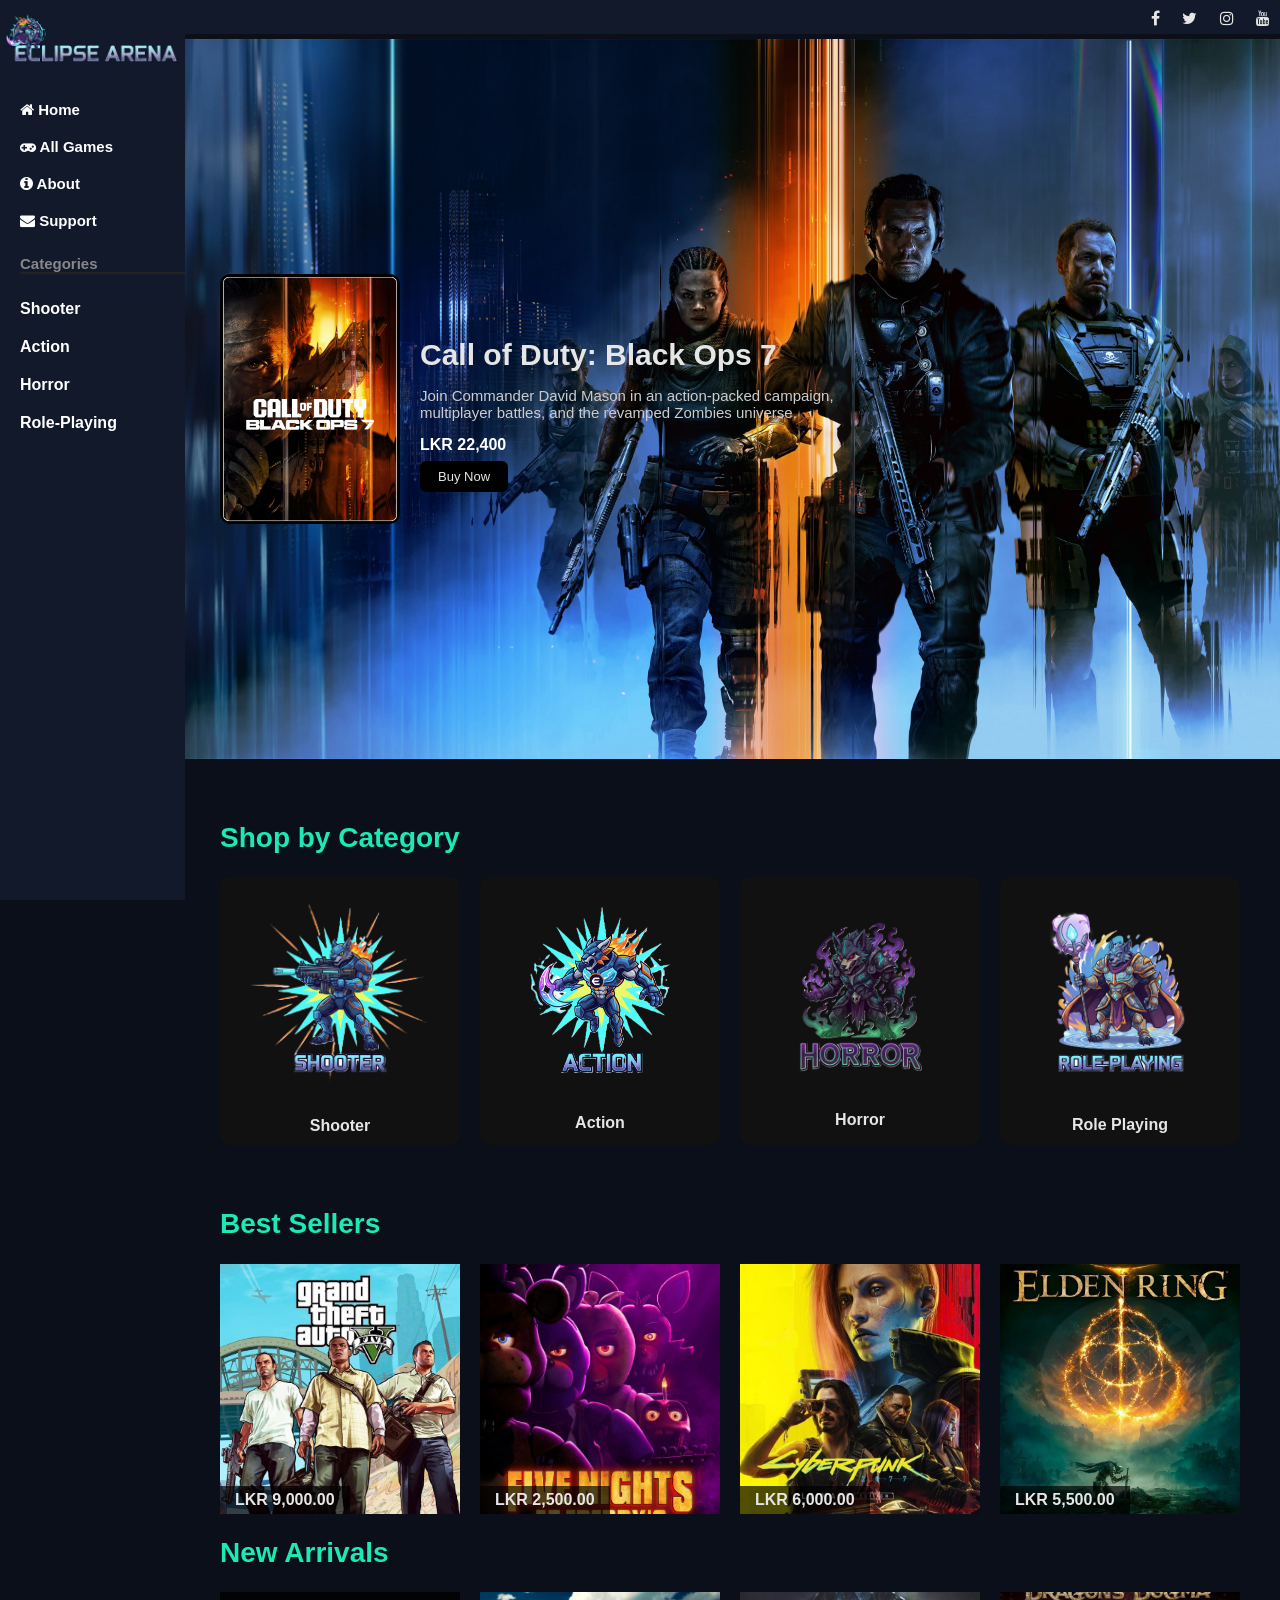
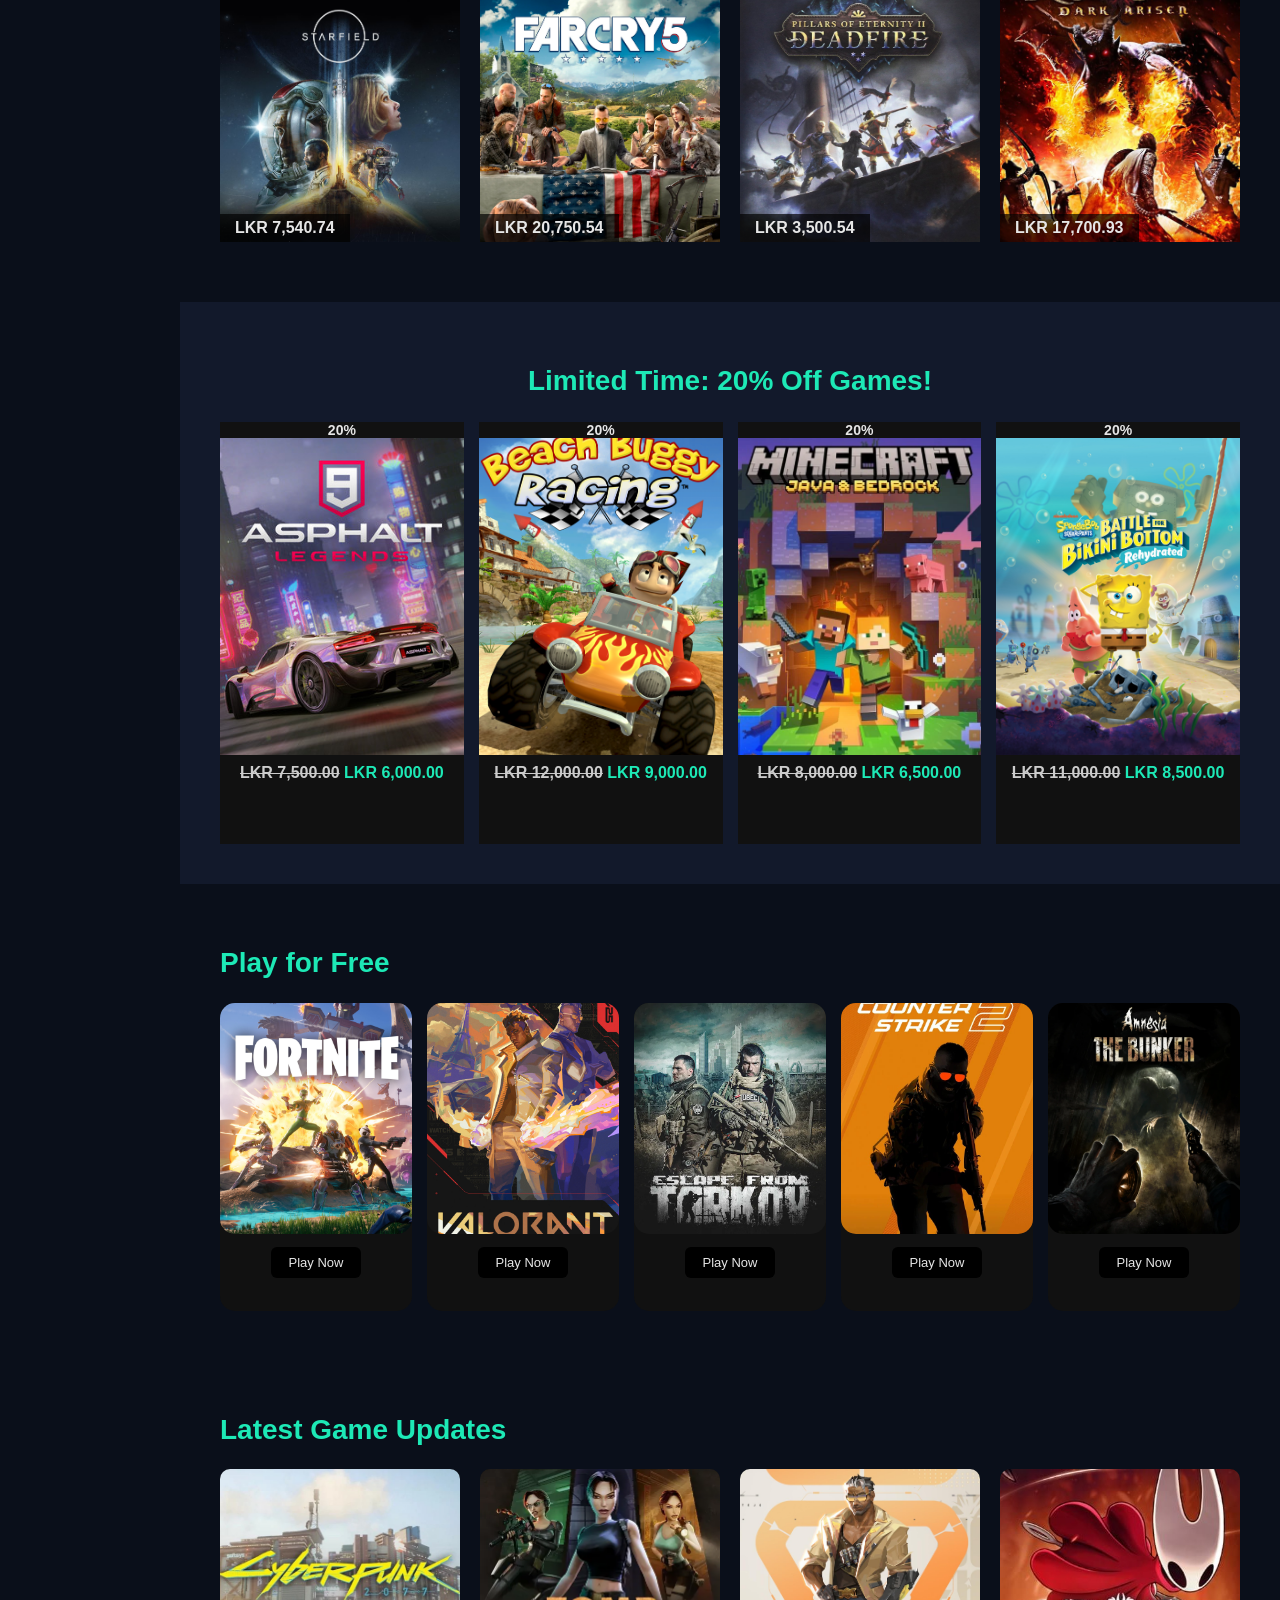
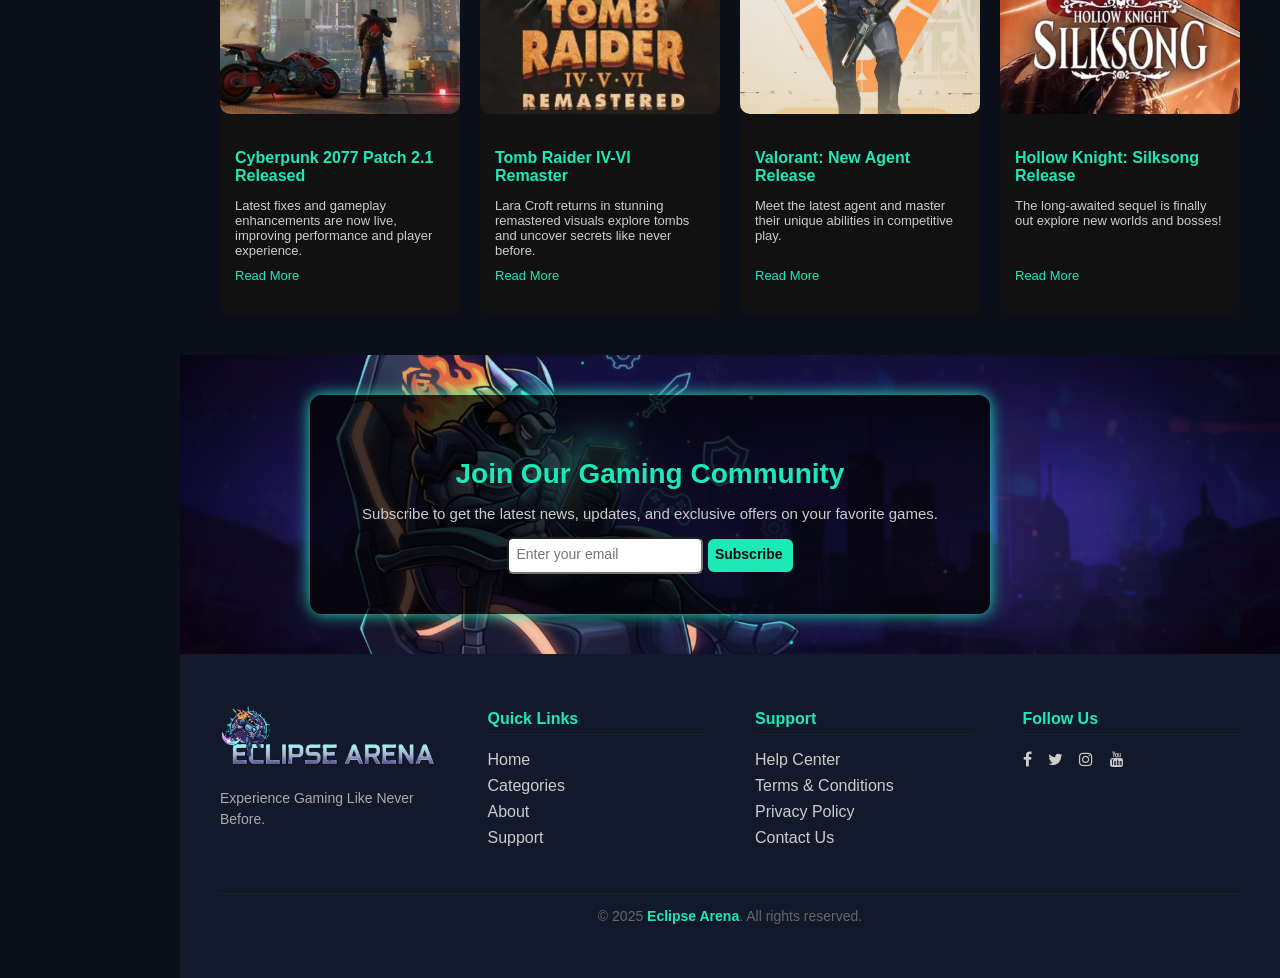
<file: Source_code/HTML/index.html>
<!DOCTYPE html>
<html lang="en">
<head>
  <meta charset="UTF-8">
  <meta name="viewport" content="width=device-width, initial-scale=1.0">
  <title>Eclipse Arena</title>

  <!-- Linking to External css -->
  <link rel="stylesheet" href="../CSS/home.css">

  <!-- Linking to an external css to get the social media and navigation fa icons -->
  <link rel="stylesheet"
   href="https://cdnjs.cloudflare.com/ajax/libs/font-awesome/4.7.0/css/font-awesome.min.css">
</head>
  
<body>
  <!-- Sidebar -->
  <section class="Sidebar">
    <div class="sidebar_body">

      <!-- Logo (Image) -->
      <div class="side_logo">
        <img src="../Resources/Images/Others/Logo.png" alt="Eclipse Arena Logo">
      </div>

      <!-- Sidebar Navigation Links -->
      <div class="side_links">
        <ul>
        <li><a href="index.html"><i class="fa fa-home"></i> Home</a></li>
        <li><a href="games.html"><i class="fa fa-gamepad"></i> All Games</a></li>
        <li><a href="about.html"><i class="fa fa-info-circle"></i> About</a></li>
        <li><a href="support.html"><i class="fa fa-envelope"></i> Support</a></li>
        </ul>
      </div>

      <!-- Sidebar Categories-->
      <div class="side_categories">
        <h3 class="category_heading">Categories</h3>
        <ul>
        <li><a href="games.html">Shooter</a></li>
        <li><a href="games.html">Action</a></li>
        <li><a href="games.html">Horror</a></li>
        <li><a href="games.html">Role-Playing</a></li>
        </ul>
      </div>
    </div>
  </section>

  <!-- Topbar -->
  <section class="topbar">
    <!-- Social links -->
    <div class="topbar_socials">
      <a href="-"><i class="fa fa-facebook"></i></a>
      <a href="-"><i class="fa fa-twitter"></i></a>
      <a href="-"><i class="fa fa-instagram"></i></a>
      <a href="-"><i class="fa fa-youtube"></i></a>
    </div>
  </section>

  <!-- Body Top Seller Game Section - Black ops 7 (Landing Page)-->
  <section class="topgame_section">
    <div class="topgame_card">
      <img src="../Resources/ALL_GAMES/Action_adventure/COD_7_card.png" alt="blackops 7">
    </div>

    <div class="topgame_info">
      <h1>Call of Duty: Black Ops 7</h1>
      <p>Join Commander David Mason in an action-packed campaign,
      <br> multiplayer battles, and the revamped Zombies universe.
      </p>
      <div class="price">LKR 22,400</div>
      <span class="buy_btn">Buy Now</span>
    </div>
  </section>

  <!-- homesection Section Categorys-->
  <section class="category_section">
    <h2 class="category_heading2">Shop by Category</h2>
    <div class="category_body">
      <a href="games.html" class="category_card">
        <img src="../Resources/Images/SIDEBAR/Shooter_Category.png" alt="Shooter Category">
        <span>Shooter</span>
      </a>
      <a href="games.html" class="category_card">
        <img src="../Resources/Images/SIDEBAR/Action_Category.png" alt="Action Category">
        <span>Action</span>
      </a>
      <a href="games.html" class="category_card">
        <img src="../Resources/Images/SIDEBAR/Horror_Category.png" alt="Horror Category">
        <span>Horror</span>
      </a>
      <a href="games.html" class="category_card">
        <img src="../Resources/Images/SIDEBAR/RolePlaying_Category.png" alt="Role Playing Category">
        <span>Role Playing</span>
      </a>
    </div>
  </section>

  <!-- Best Sellers Section & New Arrivals Section -->
  <!-- Best Sellers Section -->
  <section class="Featured_section">
    <div class="Featured_body">

      <!-- Best Sellers -->
      <h2>Best Sellers</h2>
      <div class="Featured_row">
        <a href="games.html" class="Featured_card">
          <img src="../Resources/ALL_GAMES/Action_adventure/GTA5.jpg" alt="Game 1">
          <div class="price_tag">LKR 9,000.00</div>
        </a>
        <a href="games.html" class="Featured_card">
          <img src="../Resources/ALL_GAMES/horror/FiveNightsAtFreddy.jpg" alt="Game 2">
          <div class="price_tag">LKR 2,500.00</div>
        </a>
        <a href="games.html" class="Featured_card">
          <img src="../Resources/ALL_GAMES/RPG/cyberpunk.jpg" alt="Game 3">
          <div class="price_tag">LKR 6,000.00</div>
        </a>
        <a href="games.html" class="Featured_card">
          <img src="../Resources/ALL_GAMES/RPG/eldenring.jpg" alt="Game 4">
          <div class="price_tag">LKR 5,500.00 </div>
        </a>
      </div>

      <!-- New Arrivals -->
      <h2>New Arrivals</h2>
      <div class="Featured_row">
        <a href="games.html" class="Featured_card">
          <img src="../Resources/ALL_GAMES/RPG/Starfield.jpg" alt="Game 9">
          <div class="price_tag">LKR 7,540.74</div>
        </a>
        <a href="games.html" class="Featured_card">
          <img src="../Resources/ALL_GAMES/Shooting/FARCRY5.webp" alt="Game 10">
          <div class="price_tag">LKR 20,750.54 </div>
        </a>
        <a href="games.html" class="Featured_card">
          <img src="../Resources/ALL_GAMES/RPG/deadfire.jpg" alt="Game 11">
          <div class="price_tag">LKR 3,500.54 </div>
        </a>
        <a href="games.html" class="Featured_card">
          <img src="../Resources/ALL_GAMES/RPG/dragons dogma.jpg" alt="Game 12">
          <div class="price_tag">LKR 17,700.93 </div>
        </a>
      </div>
    </div>
  </section>

  <!-- offer Discount section -->
  <section class="discount_section">
    <div class="discount_banner">
      <h2>Limited Time: 20% Off Games!</h2>
    </div>
    <div class="discount_row">
      <!-- card 1 -->
      <div class="discount_card">
        <div class="discount_label">20%</div>
        <img src="../Resources/ALL_GAMES/discounted/asphalt-9-legends.jpg" alt="Game 1">
        <div class="price">
          <span class="original_lkr">LKR 7,500.00</span>
          <span class="discounted_lkr">LKR 6,000.00</span>
        </div>
      </div>
      <!-- card 2 -->
      <div class="discount_card">
        <div class="discount_label">20%</div>
        <img src="../Resources/ALL_GAMES/discounted/beach_buggys.png" alt="Game 2">
        <div class="price">
          <span class="original_lkr">LKR 12,000.00</span>
          <span class="discounted_lkr">LKR 9,000.00</span>
        </div>
      </div>
      <!-- card 3 -->
      <div class="discount_card">
        <div class="discount_label">20%</div>
        <img src="../Resources/ALL_GAMES/discounted/Minecraft.webp" alt="Game 3">
        <div class="price">
          <span class="original_lkr">LKR 8,000.00</span>
          <span class="discounted_lkr">LKR 6,500.00</span>
        </div>
      </div>
      <!-- card 4 -->
      <div class="discount_card">
        <div class="discount_label">20%</div>
        <img src="../Resources/ALL_GAMES/discounted/spongebob.jpeg" alt="Game 4">
        <div class="price">
          <span class="original_lkr">LKR 11,000.00</span>
          <span class="discounted_lkr">LKR 8,500.00</span>
        </div>
      </div>
    </div>
  </section>

  <!-- Section for free games -->
  <section class="freeplay_section">
    <h2>Play for Free</h2>
    <div class="freeplay_row">
      <!-- card 1 -->
      <div class="freeplay_card">
        <img src="../Resources/ALL_GAMES/Shooting/Fortnite.jpeg" alt="Game 1">
        <span class="Play_btn">Play Now</span>
      </div>
      <!-- card 2 -->
      <div class="freeplay_card">
        <img src="../Resources/ALL_GAMES/Shooting/Valorant.jpeg" alt="Game 2">
        <span class="Play_btn">Play Now</span>
      </div>
      <!-- card 3 -->
      <div class="freeplay_card">
        <img src="../Resources/ALL_GAMES/Shooting/Escape_From_Tarkov.webp" alt="Game 3">
        <span class="Play_btn">Play Now</span>
      </div>
      <!-- card 4 -->
      <div class="freeplay_card">
        <img src="../Resources/ALL_GAMES/Shooting/Counter_Strike-2.jpg" alt="Game 4">
        <span class="Play_btn">Play Now</span>
      </div>
      <!-- card 5 -->
      <div class="freeplay_card">
        <img src="../Resources/ALL_GAMES/horror/Amnesia_TheBunker.webp" alt="Game 5">
        <span class="Play_btn">Play Now</span>
      </div>
    </div>
  </section>

  <!-- Community News Section -->
  <section class="Game_Updates_section">
    <h2>Latest Game Updates</h2>
    <div class="Game_Updates_row">
      <!-- card 1 -->
      <div class="Updates_card">
        <img src="../Resources/ALL_GAMES/News/cyberpunkpatch.jpg" alt="cyberpunk patch">
        <div class="Updates_info">
          <h3>Cyberpunk 2077 Patch 2.1 Released</h3>
          <p>Latest fixes and gameplay enhancements are now live, improving performance and player experience.</p>
          <a href="#">Read More</a>
        </div>
      </div>
      <!-- card 2 -->
      <div class="Updates_card">
        <img src="../Resources/ALL_GAMES/News/TombRaider_remaster.png" alt="Tomb Raider">
        <div class="Updates_info">
          <h3>Tomb Raider IV-VI Remaster</h3>
          <p>Lara Croft returns in stunning remastered visuals explore tombs and uncover secrets like never before.</p>
          <a href="#">Read More</a>
        </div>
      </div>
      <!-- card 3 -->
      <div class="Updates_card">
        <img src="../Resources/ALL_GAMES/News/ValorantNewAgent.jpg" alt="Valorant agent">
        <div class="Updates_info">
          <h3>Valorant: New Agent Release</h3>
          <p>Meet the latest agent and master their unique abilities in competitive play.</p>
          <a href="#">Read More</a>
        </div>
      </div>
      <!-- card 4 -->
      <div class="Updates_card">
        <img src="../Resources/ALL_GAMES/News/HollowKnight_Silksong.jpg" alt="Hollow Knight: Silksong">
        <div class="Updates_info">
          <h3>Hollow Knight: Silksong Release</h3>
          <p>The long-awaited sequel is finally out explore new worlds and bosses!</p>
          <a href="#">Read More</a>
        </div>
      </div>
    </div>
  </section>

  <!-- Signup section -->
  <section class="Signup_section">
    <div class="Signup_content">
      <h2>Join Our Gaming Community</h2>
      <p>Subscribe to get the latest news, updates, 
        and exclusive offers on your favorite games.</p>
      <form class="Signup_form">
        <input type="email" placeholder="Enter your email">
        <span class="submit_btn">Subscribe</span>
      </form>
    </div>
  </section>

  <!-- Footer Section -->
  <footer class="footer_section">
    <div class="footer_body">

      <!-- Brand -->
      <div class="footer_brand">
        <img src="../Resources/Images/Others/Logo.png" alt="Logo">
        <p>Experience Gaming Like Never Before.</p>
      </div>

      <!-- Quick Links -->
      <div class="footer_links">
        <h3>Quick Links</h3>
        <ul>
          <li><a href="index.html">Home</a></li>
          <li><a href="games.html">Categories</a></li>
          <li><a href="about.html">About</a></li>
          <li><a href="support.html">Support</a></li>
        </ul>
      </div>

      <!-- Support -->
      <div class="footer_support">
        <h3>Support</h3>
        <ul>
          <li><a href="support.html">Help Center</a></li>
          <li><a href="about.html">Terms & Conditions</a></li>
          <li><a href="about.html">Privacy Policy</a></li>
          <li><a href="about.html">Contact Us</a></li>
        </ul>
      </div>

      <!-- Social Media -->
      <div class="footer_social">
        <h3>Follow Us</h3>
        <div class="social_icons">
          <a href="#"><i class="fa fa-facebook"></i></a>
          <a href="#"><i class="fa fa-twitter"></i></a>
          <a href="#"><i class="fa fa-instagram"></i></a>
          <a href="#"><i class="fa fa-youtube"></i></a>
        </div>
      </div>
    </div>

    <!-- Footer Bottom -->
    <div class="footer_bottom">
      <p>© 2025 <span>Eclipse Arena</span>. All rights reserved.</p>
    </div>

  </footer>

  </body>
</html>
</file>
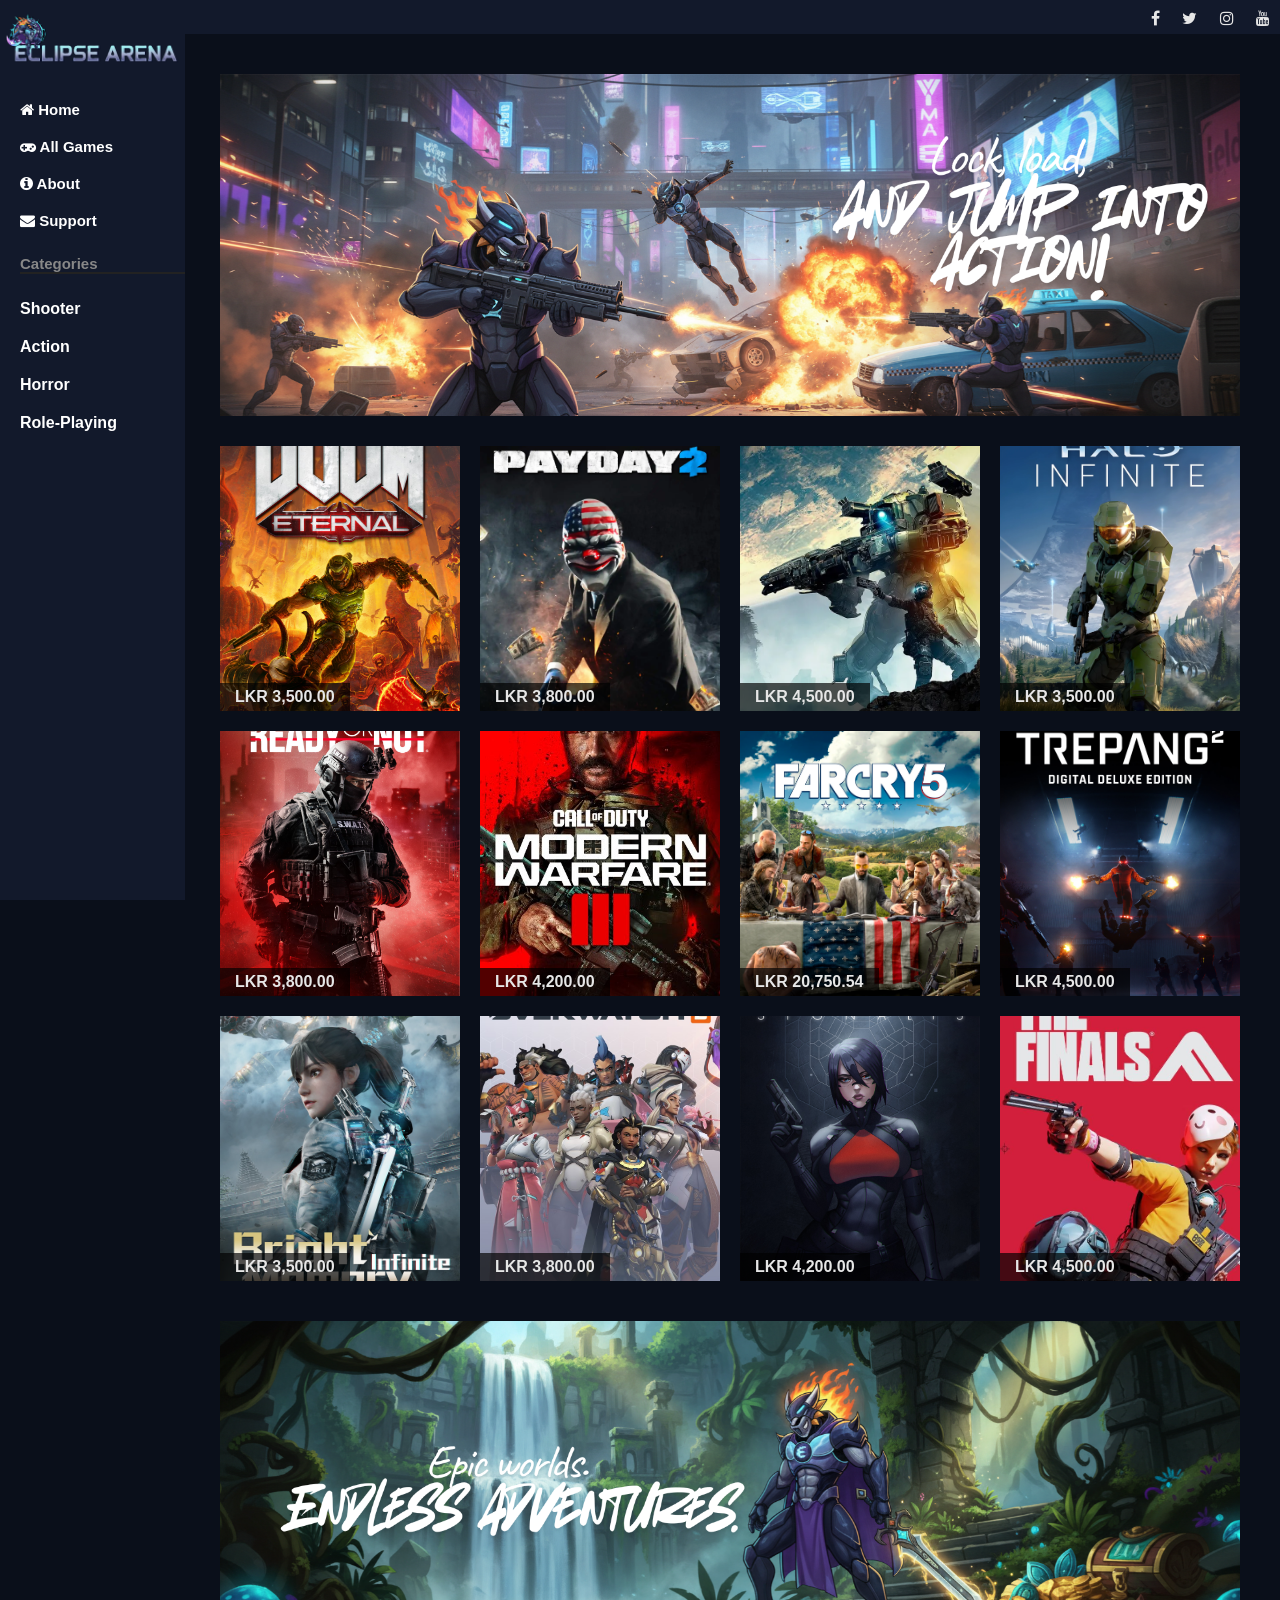
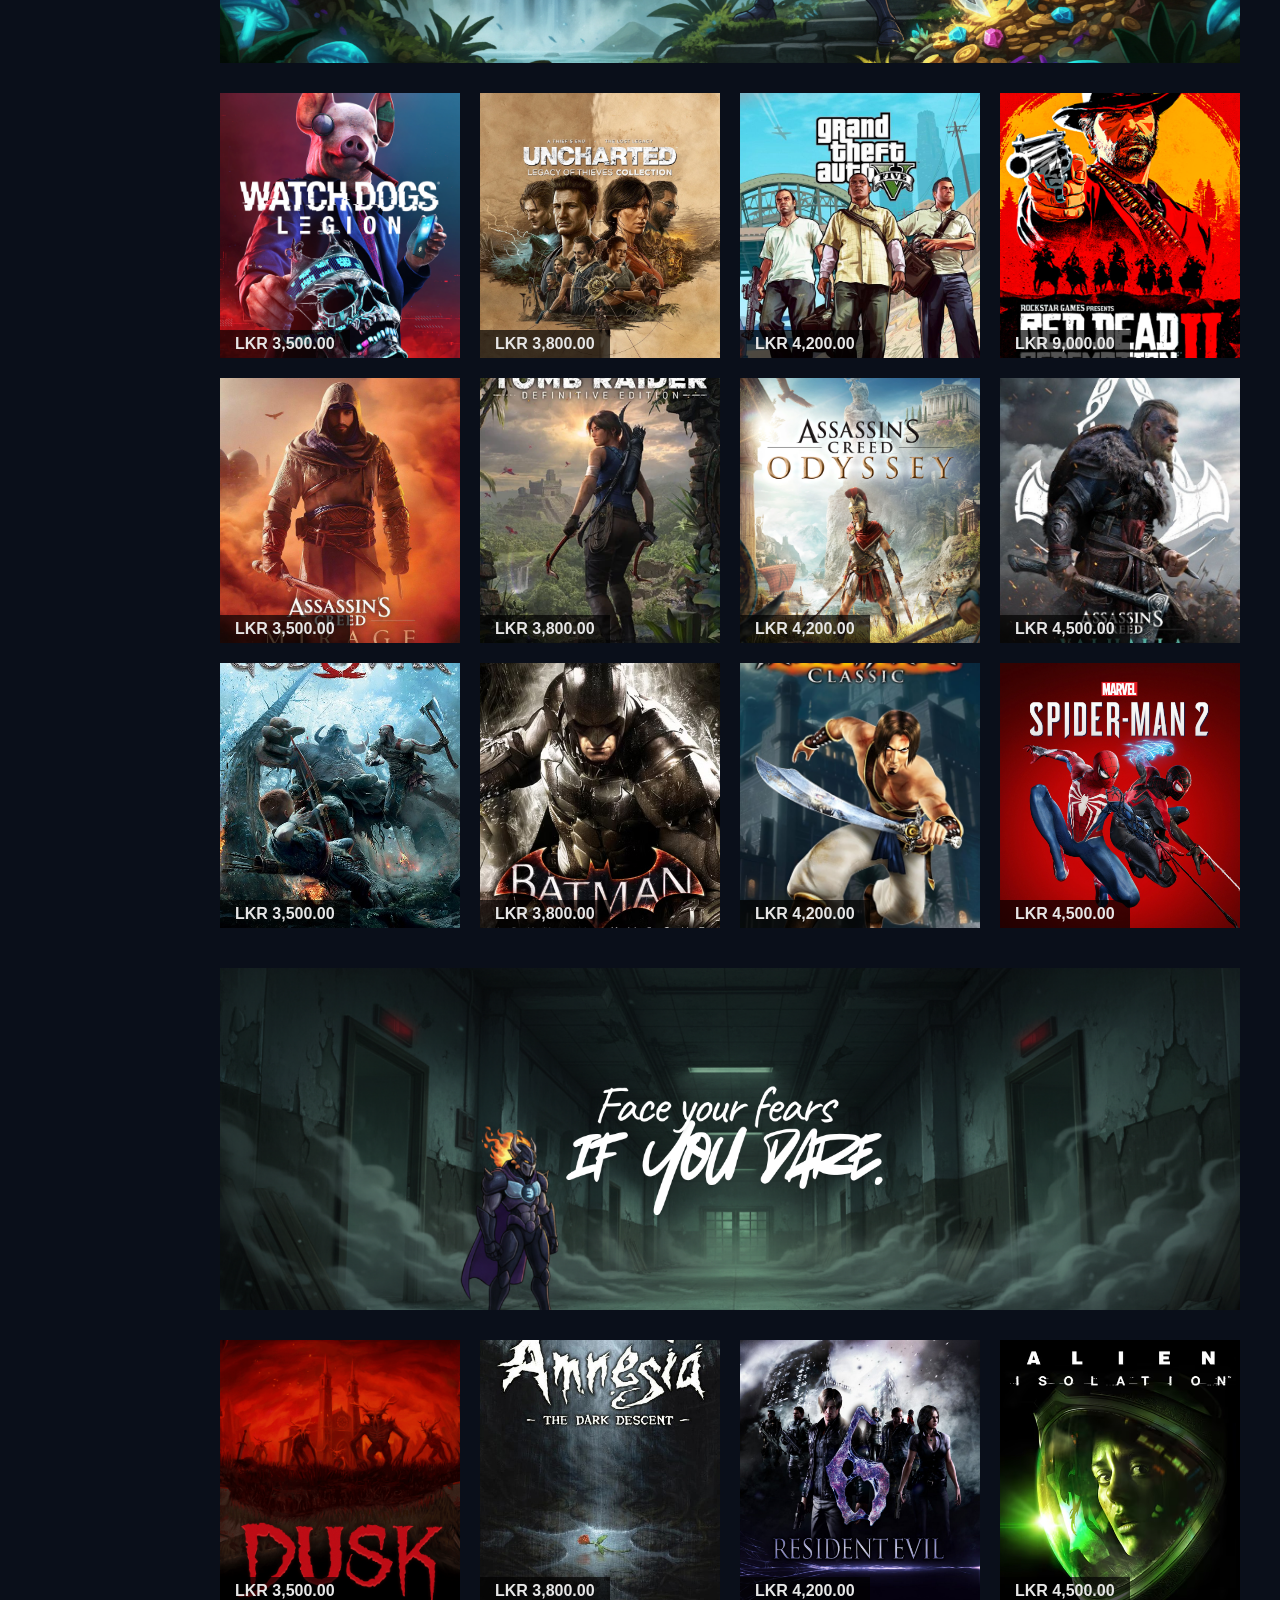
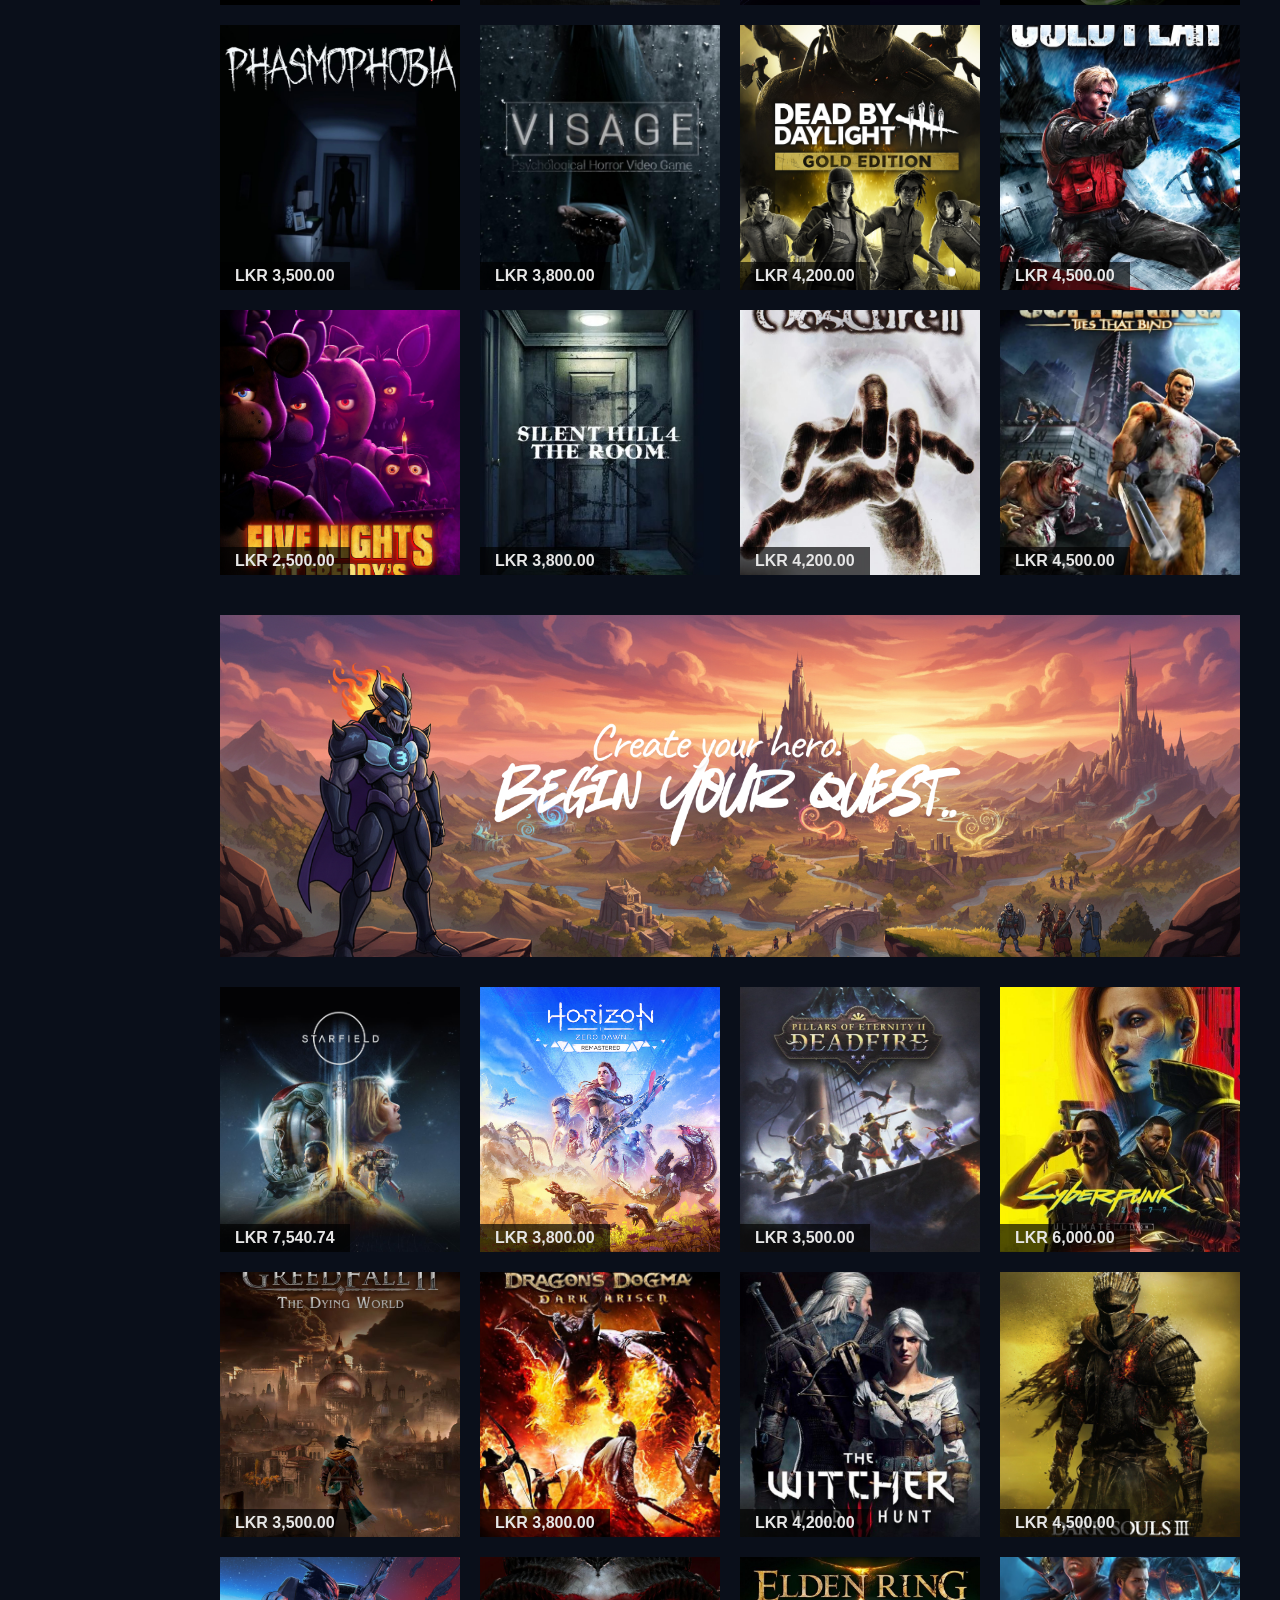
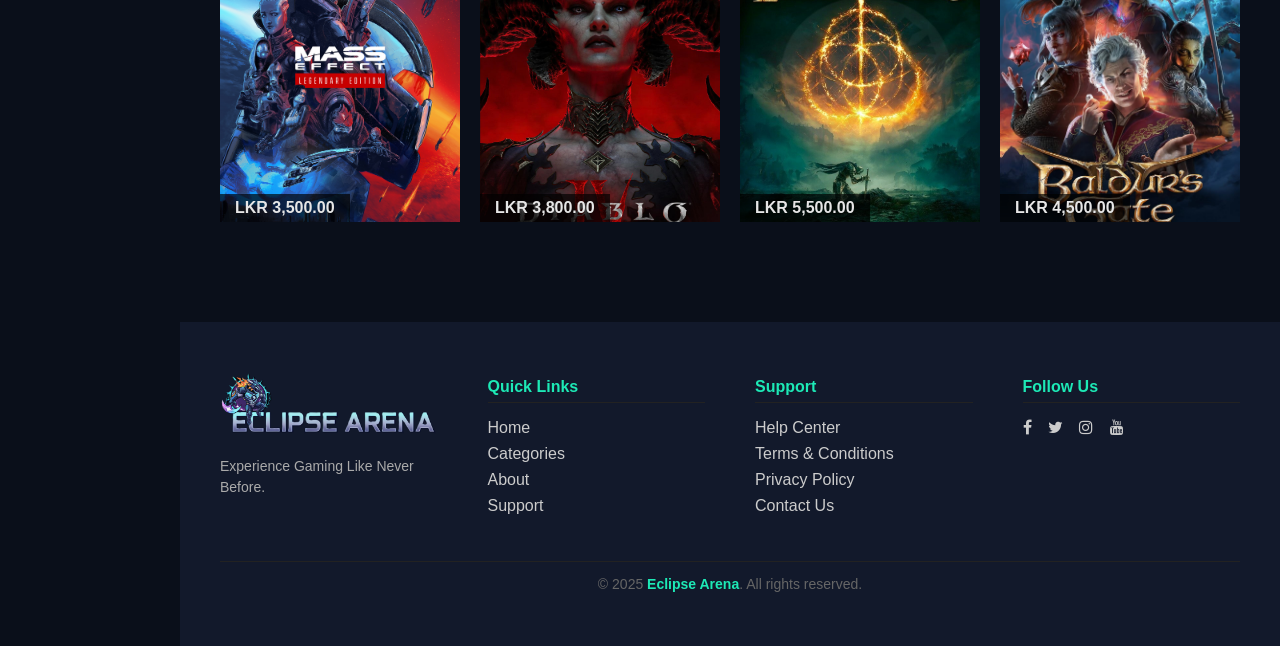
<file: Source_code/HTML/games.html>
<!DOCTYPE html>
<html lang="en">
<head>
  <meta charset="UTF-8">
  <meta name="viewport" content="width=device-width, initial-scale=1.0">
  <title>Eclipse Arena</title>

  <!-- Linking to External css -->
  <link rel="stylesheet" href="../CSS/games.css">

  <!-- Linking to an external css to get the social media and navigation fa icons -->
  <link rel="stylesheet"
   href="https://cdnjs.cloudflare.com/ajax/libs/font-awesome/4.7.0/css/font-awesome.min.css">
</head>
  
<body>

  <!-- Sidebar -->
  <section class="Sidebar">
    <div class="sidebar_body">

      <!-- Logo (Image) -->
      <div class="side_logo">
        <img src="../Resources/Images/Others/Logo.png" alt="Eclipse Arena Logo">
      </div>

      <!-- Sidebar Navigation Links -->
      <div class="side_links">
        <ul>
        <li><a href="index.html"><i class="fa fa-home"></i> Home</a></li>
        <li><a href="games.html"><i class="fa fa-gamepad"></i> All Games</a></li>
        <li><a href="about.html"><i class="fa fa-info-circle"></i> About</a></li>
        <li><a href="support.html"><i class="fa fa-envelope"></i> Support</a></li>
        </ul>
      </div>

      <!-- Sidebar Categories-->
      <div class="side_categories">
        <h3 class="category_heading">Categories</h3>
        <ul>
        <li><a href="games.html">Shooter</a></li>
        <li><a href="games.html">Action</a></li>
        <li><a href="games.html">Horror</a></li>
        <li><a href="games.html">Role-Playing</a></li>
        </ul>
      </div>
    </div>
  </section>

  <!-- Topbar -->
  <section class="topbar">
    <!-- Social links -->
    <div class="topbar_socials">
      <a href="-"><i class="fa fa-facebook"></i></a>
      <a href="-"><i class="fa fa-twitter"></i></a>
      <a href="-"><i class="fa fa-instagram"></i></a>
      <a href="-"><i class="fa fa-youtube"></i></a>
    </div>
  </section>

  <!-- Full games page body -->
<section class="games_section">
  <!-- Games Categories Page -->

  <!-- FPS CATEGORY -->
  <div class="category_banner">
    <img src="../Resources/Images/Banners/Shooting.png" alt="bnner Image">
  </div>

<div class="Games_row">
    <a href="#" class="Game_card">
      <img src="../Resources/ALL_GAMES/Shooting/Doom_Eternal.avif" alt="Doom Eternal">
      <div class="price_tag">LKR 3,500.00</div>
    </a>

    <a href="#" class="Game_card">
      <img src="../Resources/ALL_GAMES/Shooting/payday-2.webp" alt="payday 2">
      <div class="price_tag">LKR 3,800.00</div>
    </a>

    <a href="#" class="Game_card">
      <img src="../Resources/ALL_GAMES/Shooting/titanfall-2.webp" alt="titanfall 2">
      <div class="price_tag">LKR 4,500.00</div>
    </a>

    <a href="#" class="Game_card">
      <img src="../Resources/ALL_GAMES/Shooting/Halo_Infinite.webp" alt="Halo Infinite">
      <div class="price_tag">LKR 3,500.00</div>
    </a>

    <a href="#" class="Game_card">
      <img src="../Resources/ALL_GAMES/Shooting/Readyornot.png" alt="Ready or Not">
      <div class="price_tag">LKR 3,800.00</div>
    </a>

    <a href="#" class="Game_card">
      <img src="../Resources/ALL_GAMES/Shooting/COD_MW3.jpg" alt="COD: MW3">
      <div class="price_tag">LKR 4,200.00</div>
    </a>

    <a href="#" class="Game_card">
      <img src="../Resources/ALL_GAMES/Shooting/FARCRY5.webp" alt="Far Cry 5">
      <div class="price_tag">LKR 20,750.54</div>
    </a>

    <a href="#" class="Game_card">
      <img src="../Resources/ALL_GAMES/Shooting/trepang2.jpg" alt="trepang2">
      <div class="price_tag">LKR 4,500.00</div>
    </a>

    <a href="#" class="Game_card">
      <img src="../Resources/ALL_GAMES/Shooting/Bright-memory.jpeg" alt="Bright-memory">
      <div class="price_tag">LKR 3,500.00</div>
    </a>

    <a href="#" class="Game_card">
      <img src="../Resources/ALL_GAMES/Shooting/Overwatch2.jpg" alt="Overwatch 2">
      <div class="price_tag">LKR 3,800.00</div>
    </a>

    <a href="#" class="Game_card">
      <img src="../Resources/ALL_GAMES/Shooting/Signalis.jpg" alt="Signalis">
      <div class="price_tag">LKR 4,200.00</div>
    </a>

    <a href="#" class="Game_card">
      <img src="../Resources/ALL_GAMES/Shooting/TheFianals.jpg" alt="Thefinals">
      <div class="price_tag">LKR 4,500.00</div>
    </a>
</div>

  <!-- Action-Adventure CATEGORY -->
  <div class="category_banner">
        <img src="../Resources/Images/Banners/Adventure.png" alt="bnner Image">
  </div>

  <div class="Games_row">
    <a href="#" class="Game_card">
      <img src="../Resources/ALL_GAMES/Action_adventure/WatchDogs_Legion.jpg" alt="WatchDogs Legion">
      <div class="price_tag">LKR 3,500.00</div>
    </a>

    <a href="#" class="Game_card">
      <img src="../Resources/ALL_GAMES/Action_adventure/uncharted.webp" alt="uncharted">
      <div class="price_tag">LKR 3,800.00</div>
    </a>

    <a href="#" class="Game_card">
      <img src="../Resources/ALL_GAMES/Action_adventure/GTA5.jpg" alt="GTA 5">
      <div class="price_tag">LKR 4,200.00</div>
    </a>

    <a href="#" class="Game_card">
      <img src="../Resources/ALL_GAMES/Action_adventure/Red_Dead_Redemption_2.png" alt="Red Dead Redemption 2">
      <div class="price_tag">LKR 9,000.00</div>
    </a>

    <a href="#" class="Game_card">
      <img src="../Resources/ALL_GAMES/Action_adventure/Assassins_Creed_Mirage.jpeg" alt="Assassin’s Creed Mirage">
      <div class="price_tag">LKR 3,500.00</div>
    </a>

    <a href="#" class="Game_card">
      <img src="../Resources/ALL_GAMES/Action_adventure/tomb.png" alt="Shadow of the Tomb Raider">
      <div class="price_tag">LKR 3,800.00</div>
    </a>

    <a href="#" class="Game_card">
      <img src="../Resources/ALL_GAMES/Action_adventure/odysse.png" alt="Assassin’s Creed Odyssey">
      <div class="price_tag">LKR 4,200.00</div>
    </a>

    <a href="#" class="Game_card">
      <img src="../Resources/ALL_GAMES/Action_adventure/valh.png" alt="Assassin’s Creed Valhalla">
      <div class="price_tag">LKR 4,500.00</div>
    </a>

    <a href="#" class="Game_card">
      <img src="../Resources/ALL_GAMES/Action_adventure/God_Of_War.jpg" alt="God Of War">
      <div class="price_tag">LKR 3,500.00</div>
    </a>

    <a href="#" class="Game_card">
      <img src="../Resources/ALL_GAMES/Action_adventure/Batman_Arkham_Knight.avif" alt="Batman Arkham Knight">
      <div class="price_tag">LKR 3,800.00</div>
    </a>

    <a href="#" class="Game_card">
      <img src="../Resources/ALL_GAMES/Action_adventure/prince_of_persia.jpg" alt="prince of persia ">
      <div class="price_tag">LKR 4,200.00</div>
    </a>

    <a href="#" class="Game_card">
      <img src="../Resources/ALL_GAMES/Action_adventure/Marvel_Spiderman2.webp" alt="Marvel’s Spider-Man 2">
      <div class="price_tag">LKR 4,500.00</div>
    </a>

  </div>

  <!-- Horror CATEGORY -->
  <div class="category_banner">
        <img src="../Resources/Images/Banners/Horror.png" alt="bnner Image">
  </div>

  <div class="Games_row">
    <a href="#" class="Game_card">
      <img src="../Resources/ALL_GAMES/horror/Dusk.png" alt="Dusk">
      <div class="price_tag">LKR 3,500.00</div>
    </a>

    <a href="#" class="Game_card">
      <img src="../Resources/ALL_GAMES/horror/Amnesia_TheDarkDescent.jpg" alt="Amnesia The DarkDescent">
      <div class="price_tag">LKR 3,800.00</div>
    </a>

    <a href="#" class="Game_card">
      <img src="../Resources/ALL_GAMES/horror/ResidentEvil6.jpg" alt="Resident Evil 6">
      <div class="price_tag">LKR 4,200.00</div>
    </a>

    <a href="#" class="Game_card">
      <img src="../Resources/ALL_GAMES/horror/AlienIsolation.avif" alt="Alien Isolation">
      <div class="price_tag">LKR 4,500.00</div>
    </a>

    <a href="#" class="Game_card">
      <img src="../Resources/ALL_GAMES/horror/phasmophobia.jpg" alt="Phasmophobia">
      <div class="price_tag">LKR 3,500.00</div>
    </a>

    <a href="#" class="Game_card">
      <img src="../Resources/ALL_GAMES/horror/VISAGE.jpg" alt="Visage">
      <div class="price_tag">LKR 3,800.00</div>
    </a>

    <a href="#" class="Game_card">
      <img src="../Resources/ALL_GAMES/horror/dead_by_day-gold.jpg" alt="dead by daylight">
      <div class="price_tag">LKR 4,200.00</div>
    </a>

    <a href="#" class="Game_card">
      <img src="../Resources/ALL_GAMES/horror/ColdFear.jpg" alt="Cold Fear">
      <div class="price_tag">LKR 4,500.00</div>
    </a>

    <a href="#" class="Game_card">
      <img src="../Resources/ALL_GAMES/horror/FiveNightsAtFreddy.jpg" alt="Five Nights at Freddy’s">
      <div class="price_tag">LKR 2,500.00</div>
    </a>

    <a href="#" class="Game_card">
      <img src="../Resources/ALL_GAMES/horror/SilentHill4_TheRoom.jpg" alt="SilentHill 4 The Room">
      <div class="price_tag">LKR 3,800.00</div>
    </a>

    <a href="#" class="Game_card">
      <img src="../Resources/ALL_GAMES/horror/Obscure2.jpg" alt="Obscure 2">
      <div class="price_tag">LKR 4,200.00</div>
    </a>

    <a href="#" class="Game_card">
      <img src="../Resources/ALL_GAMES/horror/TheSufferring_TilesThatBlind.jpg" alt="The Suffering: Ties That Bind">
      <div class="price_tag">LKR 4,500.00</div>
    </a>

  </div>

  <!-- RPG CATEGORY -->
  <div class="category_banner">
        <img src="../Resources/Images/Banners/RPG.png" alt="bnner Image">
  </div>

  <div class="Games_row">
    <a href="#" class="Game_card">
      <img src="../Resources/ALL_GAMES/RPG/Starfield.jpg" alt="Starfield">
      <div class="price_tag">LKR 7,540.74</div>
    </a>

    <a href="#" class="Game_card">
      <img src="../Resources/ALL_GAMES/RPG/Horizon_ZeroDawn_Remaster.avif" alt="Horizon Zero Dawn Remaster">
      <div class="price_tag">LKR 3,800.00</div>
    </a>

    <a href="#" class="Game_card">
      <img src="../Resources/ALL_GAMES/RPG/deadfire.jpg" alt="deadfire">
      <div class="price_tag">LKR 3,500.00</div>
    </a>

    <a href="#" class="Game_card">
      <img src="../Resources/ALL_GAMES/RPG/cyberpunk.jpg" alt="Cyberpunk">
      <div class="price_tag">LKR 6,000.00</div>
    </a>

    <a href="#" class="Game_card">
      <img src="../Resources/ALL_GAMES/RPG/greedfall.jpg" alt="greedfall">
      <div class="price_tag">LKR 3,500.00</div>
    </a>

    <a href="#" class="Game_card">
      <img src="../Resources/ALL_GAMES/RPG/dragons dogma.jpg" alt="dragons dogma">
      <div class="price_tag">LKR 3,800.00</div>
    </a>

    <a href="#" class="Game_card">
      <img src="../Resources/ALL_GAMES/RPG/The_Witcher3_WildHunt.jpg" alt="The Witcher 3: Wild Hunt">
      <div class="price_tag">LKR 4,200.00</div>
    </a>

    <a href="#" class="Game_card">
      <img src="../Resources/ALL_GAMES/RPG/dark_souls.jpg" alt="dark souls">
      <div class="price_tag">LKR 4,500.00</div>
    </a>

    <a href="#" class="Game_card">
      <img src="../Resources/ALL_GAMES/RPG/MassEffect_LegenderyEdition.jpeg" alt="Mass Effect Legendary Edition">
      <div class="price_tag">LKR 3,500.00</div>
    </a>

    <a href="#" class="Game_card">
      <img src="../Resources/ALL_GAMES/RPG/Diablo4.jpg" alt="Diablo 4">
      <div class="price_tag">LKR 3,800.00</div>
    </a>

    <a href="#" class="Game_card">
      <img src="../Resources/ALL_GAMES/RPG/eldenring.jpg" alt="Elden Ring">
      <div class="price_tag">LKR 5,500.00</div>
    </a>

    <a href="#" class="Game_card">
      <img src="../Resources/ALL_GAMES/RPG/baldeurs_gate.jpg" alt="baldeurs gate">
      <div class="price_tag">LKR 4,500.00</div>
    </a>
  </div>
</section>

     <!-- Footer Section -->
  <footer class="footer_section">
    <div class="footer_body">

      <!-- Brand -->
      <div class="footer_brand">
        <img src="../Resources/Images/Others/Logo.png" alt="Logo">
        <p>Experience Gaming Like Never Before.</p>
      </div>

      <!-- Quick Links -->
      <div class="footer_links">
        <h3>Quick Links</h3>
        <ul>
          <li><a href="index.html">Home</a></li>
          <li><a href="games.html">Categories</a></li>
          <li><a href="about.html">About</a></li>
          <li><a href="support.html">Support</a></li>
        </ul>
      </div>

      <!-- Support -->
      <div class="footer_support">
        <h3>Support</h3>
        <ul>
          <li><a href="support.html">Help Center</a></li>
          <li><a href="about.html">Terms & Conditions</a></li>
          <li><a href="about.html">Privacy Policy</a></li>
          <li><a href="about.html">Contact Us</a></li>
        </ul>
      </div>

      <!-- Social Media -->
      <div class="footer_social">
        <h3>Follow Us</h3>
        <div class="social_icons">
          <a href="#"><i class="fa fa-facebook"></i></a>
          <a href="#"><i class="fa fa-twitter"></i></a>
          <a href="#"><i class="fa fa-instagram"></i></a>
          <a href="#"><i class="fa fa-youtube"></i></a>
        </div>
      </div>
    </div>

    <!-- Footer Bottom -->
    <div class="footer_bottom">
      <p>© 2025 <span>Eclipse Arena</span>. All rights reserved.</p>
    </div>

  </footer>

  </body>
</html>
</file>
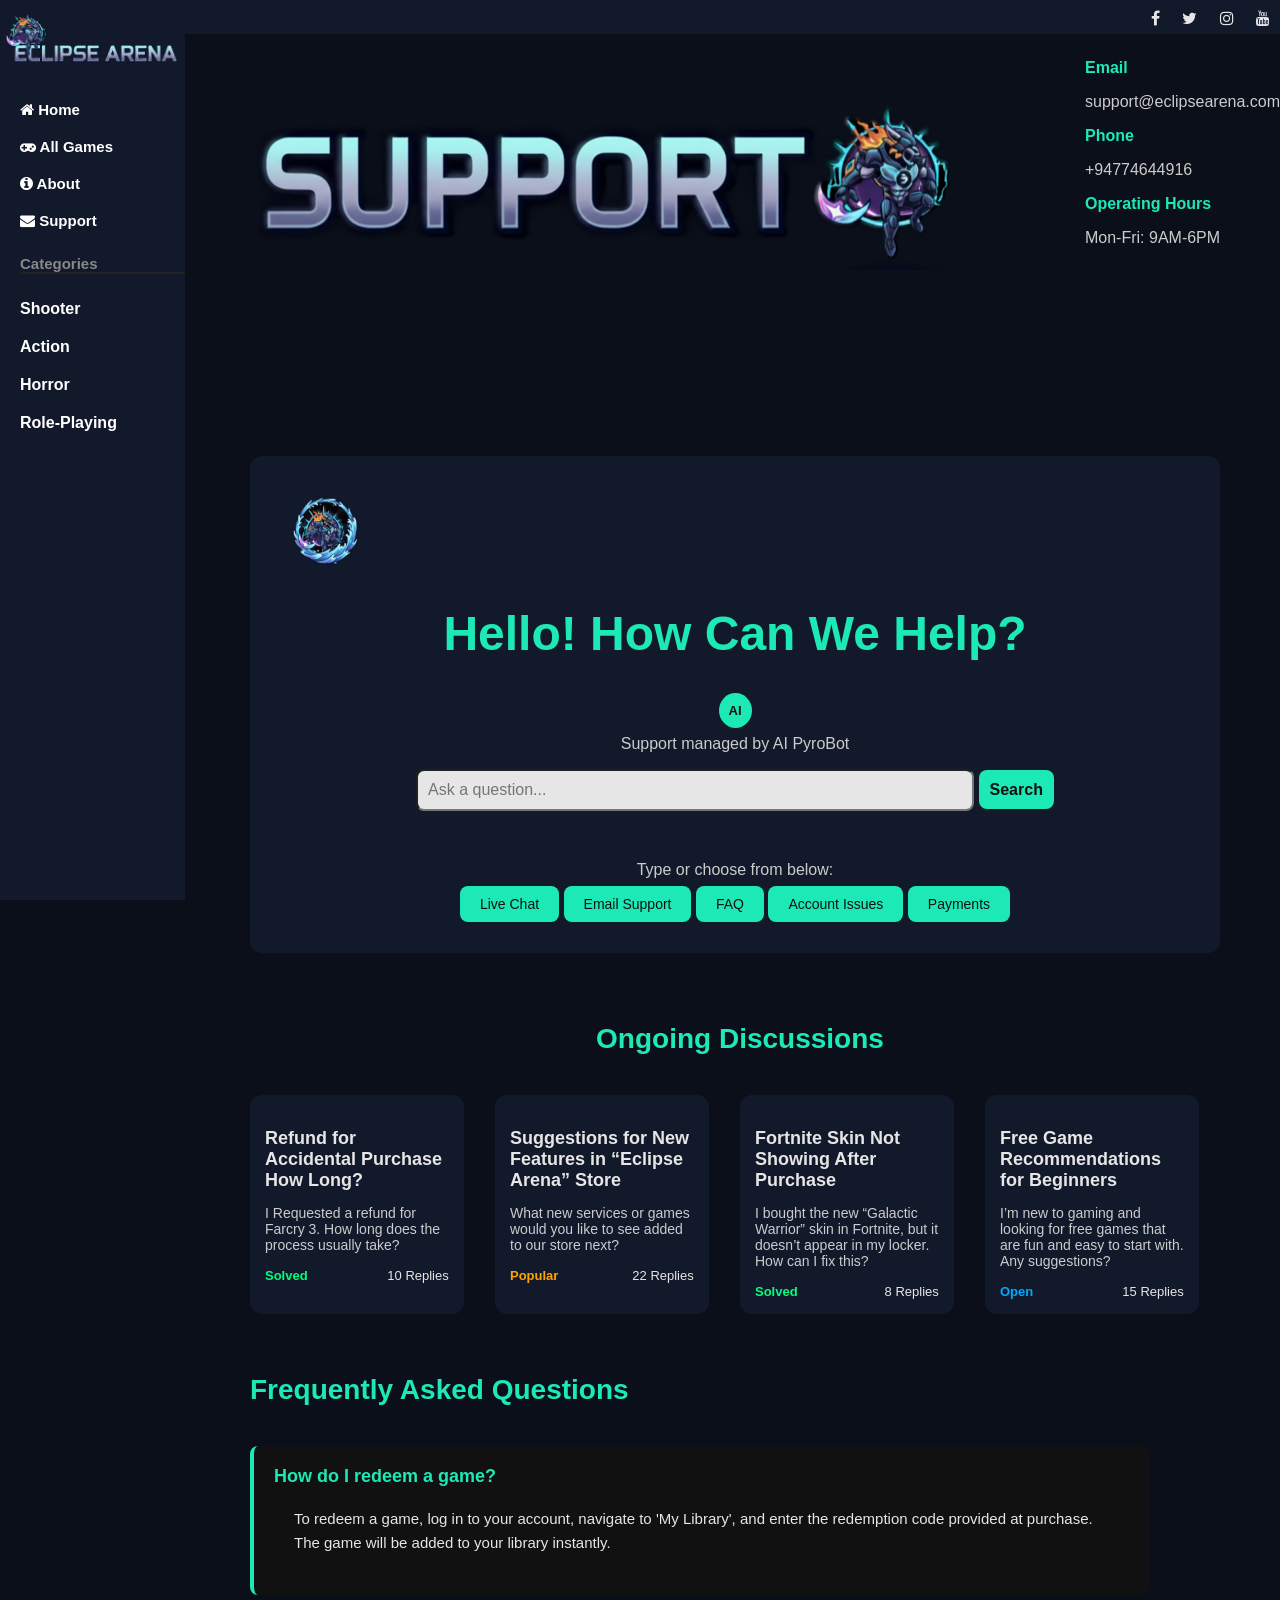
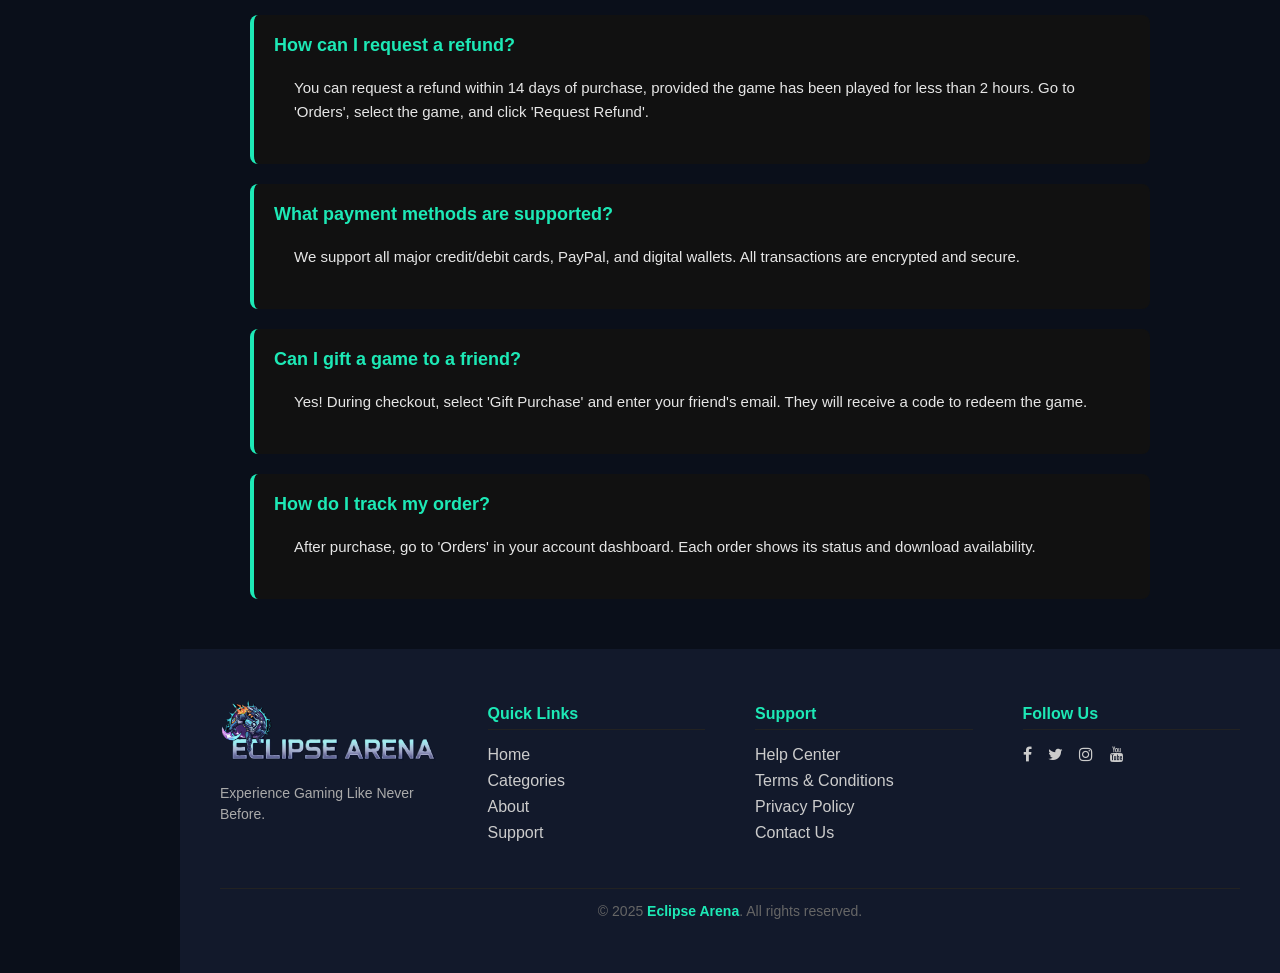
<file: Source_code/HTML/support.html>
<!DOCTYPE html>
<html lang="en">
<head>
  <meta charset="UTF-8">
  <meta name="viewport" content="width=device-width, initial-scale=1.0">
  <title>Eclipse Arena - Support</title>

  <!-- Linking to External css -->
  <link rel="stylesheet" href="../CSS/support.css">

  <!-- Linking to an external css to get the social media and navigation fa icons -->
  <link rel="stylesheet"
   href="https://cdnjs.cloudflare.com/ajax/libs/font-awesome/4.7.0/css/font-awesome.min.css">
</head>
  
<body>

  <!-- Sidebar -->
  <section class="Sidebar">
    <div class="sidebar_body">

      <!-- Logo (Image) -->
      <div class="side_logo">
        <img src="../Resources/Images/Others/Logo.png" alt="Eclipse Arena Logo">
      </div>

      <!-- Sidebar Navigation Links -->
      <div class="side_links">
        <ul>
        <li><a href="index.html"><i class="fa fa-home"></i> Home</a></li>
        <li><a href="games.html"><i class="fa fa-gamepad"></i> All Games</a></li>
        <li><a href="about.html"><i class="fa fa-info-circle"></i> About</a></li>
        <li><a href="support.html"><i class="fa fa-envelope"></i> Support</a></li>
        </ul>
      </div>

      <!-- Sidebar Categories-->
      <div class="side_categories">
        <h3 class="category_heading">Categories</h3>
        <ul>
        <li><a href="games.html">Shooter</a></li>
        <li><a href="games.html">Action</a></li>
        <li><a href="games.html">Horror</a></li>
        <li><a href="games.html">Role-Playing</a></li>
        </ul>
      </div>
    </div>
  </section>

  <!-- Topbar -->
  <section class="topbar">
    <!-- Social links -->
    <div class="topbar_socials">
      <a href="-"><i class="fa fa-facebook"></i></a>
      <a href="-"><i class="fa fa-twitter"></i></a>
      <a href="-"><i class="fa fa-instagram"></i></a>
      <a href="-"><i class="fa fa-youtube"></i></a>
    </div>
  </section>

    <!-- Support Page Banner -->
    <section class="support_banner">
        <!-- left side containing image -->
        <div class="support_left">
            <img src="../Resources/Images/Others/Support_bg.png" alt="logo Image">
        </div>
        <!-- right side containing Support Details -->
        <div class="support_right">
            <div class="details_section">
                <div class="detail_item">
                    <h3>Email</h3>
                    <p>support@eclipsearena.com</p>
                </div>
                <div class="detail_item">
                    <h3>Phone</h3>
                    <p>+94774644916</p>
                </div>
                <div class="detail_item">
                    <h3>Operating Hours</h3>
                    <p>Mon-Fri: 9AM-6PM</p>
                </div>
            </div>
        </div>
    </section>

<!-- AI Support Section -->
<section class="ai_support_section">
    <!-- AI profile and Title -->
    <div class="ai_header">
        <div class="ai_profile">
            <img src="../Resources/Images/Others/ai_pyrobot.png" alt="AI PyroBot"> 
        </div>
        <h1>Hello! How Can We Help?</h1>
        <span>AI</span>
        <p>Support managed by AI PyroBot</p>
    </div>

    <!-- Question Bar -->
    <div class="ai_input_bar">
        <input type="text" placeholder="Ask a question...">
        <span>Search</span>
    </div>

    <!-- Support Options -->
    <div class="ai_options">
        <p>Type or choose from below:</p>
        <div class="options_row">
            <span>Live Chat</span>
            <span>Email Support</span>
            <span>FAQ</span>
            <span>Account Issues</span>
            <span>Payments</span>
        </div>
    </div>
</section>

<!-- Ongoing Discussions Section -->
<section class="discussions_section">
  <h2>Ongoing Discussions</h2>
  <div class="discussions_row">
<!-- Discussion Card 1-->
<div class="discussion_card">
  <h3>Refund for Accidental Purchase How Long?</h3>
  <p> I Requested a refund for Farcry 3. How long does the process usually take?</p>
  <div class="discussion_status">
    <span class="status_solved">Solved</span>
    <span>10 Replies</span>
  </div>
</div>

<!-- Discussion Card 2-->
<div class="discussion_card">
  <h3>Suggestions for New Features in “Eclipse Arena” Store</h3>
  <p>What new services or games would you like to see added to our store next?</p>
  <div class="discussion_status">
    <span class="status_popular">Popular</span>
    <span>22 Replies</span>
  </div>
</div>

<!-- Discussion Card 3-->
<div class="discussion_card">
  <h3>Fortnite Skin Not Showing After Purchase</h3>
  <p>I bought the new “Galactic Warrior” skin in Fortnite, but it doesn’t appear in my locker. How can I fix this?</p>
  <div class="discussion_status">
    <span class="status_solved">Solved</span>
    <span>8 Replies</span>
  </div>
</div>

<!-- Discussion Card 4-->
<div class="discussion_card">
  <h3>Free Game Recommendations for Beginners</h3>
  <p>I’m new to gaming and looking for free games that are fun and easy to start with. Any suggestions?</p>
  <div class="discussion_status">
    <span class="status_open">Open</span>
    <span>15 Replies</span>
  </div>
  </div>
</section>

<!-- FAQ Section -->
<section class="faq_section">
  <h2>Frequently Asked Questions</h2>

  <div class="faq_item">
    <span class="faq_question">How do I redeem a game?</span>
    <div class="faq_answer">
      <p>To redeem a game, log in to your account, navigate to 'My Library', 
      and enter the redemption code provided at purchase. The game will be added to your library instantly.</p>
    </div>
  </div>

  <div class="faq_item">
    <span class="faq_question">How can I request a refund?</span>
    <div class="faq_answer">
      <p>You can request a refund within 14 days of purchase,
       provided the game has been played for less than 2 hours. Go to 'Orders', 
       select the game, and click 'Request Refund'.</p>
    </div>
  </div>

  <div class="faq_item">
    <span class="faq_question">What payment methods are supported?</span>
    <div class="faq_answer">
      <p>We support all major credit/debit cards, PayPal, and digital wallets. 
        All transactions are encrypted and secure.</p>
    </div>
  </div>

  <div class="faq_item">
    <span class="faq_question">Can I gift a game to a friend?</span>
    <div class="faq_answer">
      <p>Yes! During checkout, select 'Gift Purchase' and enter your friend's email. 
        They will receive a code to redeem the game.</p>
    </div>
  </div>

  <div class="faq_item">
    <span class="faq_question">How do I track my order?</span>
    <div class="faq_answer">
      <p>After purchase, go to 'Orders' in your account dashboard.
         Each order shows its status and download availability.</p>
    </div>
  </div>

</section>

  <!-- Footer Section -->
  <footer class="footer_section">
    <div class="footer_body">

      <!-- Brand -->
      <div class="footer_brand">
        <img src="../Resources/Images/Others/Logo.png" alt="Logo">
        <p>Experience Gaming Like Never Before.</p>
      </div>

      <!-- Quick Links -->
      <div class="footer_links">
        <h3>Quick Links</h3>
        <ul>
          <li><a href="index.html">Home</a></li>
          <li><a href="games.html">Categories</a></li>
          <li><a href="about.html">About</a></li>
          <li><a href="support.html">Support</a></li>
        </ul>
      </div>

      <!-- Support -->
      <div class="footer_support">
        <h3>Support</h3>
        <ul>
          <li><a href="support.html">Help Center</a></li>
          <li><a href="about.html">Terms & Conditions</a></li>
          <li><a href="about.html">Privacy Policy</a></li>
          <li><a href="about.html">Contact Us</a></li>
        </ul>
      </div>

      <!-- Social Media -->
      <div class="footer_social">
        <h3>Follow Us</h3>
        <div class="social_icons">
          <a href="#"><i class="fa fa-facebook"></i></a>
          <a href="#"><i class="fa fa-twitter"></i></a>
          <a href="#"><i class="fa fa-instagram"></i></a>
          <a href="#"><i class="fa fa-youtube"></i></a>
        </div>
      </div>
    </div>

    <!-- Footer Bottom -->
    <div class="footer_bottom">
      <p>© 2025 <span>Eclipse Arena</span>. All rights reserved.</p>
    </div>

  </footer>
   </body>
</html>
</file>
<file: Source_code/CSS/home.css>
/* The full web page - - - - - */
body {
  margin: 0;
  font-family: sans-serif;
  background: #0a0f1a; 
  color: #e6e6e6;  /*Side Bar texts*/
}

/*Side Nav Bar - - - - - */

/*Full Sidebar*/
.Sidebar {
  position: fixed;
  height: 100%;
  background: #12192b; 
  font-weight: bolder;
}

/*Logo (Image)*/
.side_logo img {
  width: 175px;
  padding: 5px;
}

/*Sidebar Navigation Links*/
.side_links ul {
  padding: 0px;
}

/* remove line and add font color to links */
.side_links ul li a{
  text-decoration: none;
  color: #fff;
}

/* Spacing Sidebar Links */
.side_links li {
  font-size: 15px;
  padding-top: 10px;
  padding-right: 20px;
  padding-bottom: 10px;
  padding-left: 20px;
  transition: 0.3s;
}
/* Hover effect for Sidebar links */
.side_links li:hover{
  background: #1a1f2e;
  color: #1de9b6;
  border-left: 5px solid #1de9b6;
  border-radius: 6px;
}

/* removing bulletins of sidebar nav links */
.side_links ul li {
  list-style-type: none;
}
.side_categories ul li {
  list-style-type: none;
}

/* Sidebar Categories */
/* Sidebar category heading */
.category_heading {
  font-size: 15px;
  color: #888;
  border-bottom: 2px solid #222;
  margin-left: 20px;
}

/* Sidebar Categories links */
.side_categories ul {
  padding: 0px;
}

/* remove line and add font color to links */
.side_categories ul li a{
  text-decoration: none;
  color: #fff;
}

/* Spacing the Sidebar categories */
.side_categories li {
  padding-top: 10px;
  padding-right: 20px;
  padding-bottom: 10px;
  padding-left: 20px;
  transition: 0.3s;
}

/* Hover effect for side bar categories */
.side_categories li:hover {
  background: #1a1f2e;
  color: #1de9b6;
  border-left: 5px solid #1de9b6;
  border-radius: 6px;
}

/*Top Nav Bar - - - - - */

/*Full Topbar*/
.topbar {
  height: 14px;
  background: #12192b;
  display: flex;
  justify-content: end;
  padding: 10px;
}

/* Social icons inside topbar */
.topbar_socials a {
  margin-left: 18px;
  color: #e6e6e6;
  transition: 0.3s;
}
/* Hover effect for social links */
.topbar_socials a:hover {
  color: #1de9b6;
}

/* Top game selling Section - - - - -*/

/* Landing Page Section */
.topgame_section {
  margin-left: 180px;
  margin-top: 5px;
  height: 80vh;
  display: flex;
  align-items: center;
  padding-left: 40px;
  gap: 20px;

  background-image: url('../Resources/Images/Others/COD_BG_HOME.jpg');
  background-position: center center;
  background-size: cover;
}

/* Game card */
.topgame_card {
  width: 180px;
  height: 250px;
}

/* Image in the game card */
.topgame_card img {
  width: 100%;
  height: 100%;
  border-radius: 10px;
}

/* texts next to the game card */
.topgame_info {
  color: #e6e6e6;
}

/* Heading text - game title  */
.topgame_info h1 {
  font-size: 30px;
  margin-bottom: 10px;
  color: #e6e6e6;
}

/* p tag - game description */
.topgame_info p {
  font-size: 15px;
  margin-bottom: 10px;
  color: #ccc;
}

/* game price */
.price {
  font-size: 15px;
  color: #ffffff;
  margin-bottom: 13px;
}

/* game purchase button */
.buy_btn {
  background: #000;
  color: #e6e6e6;
  font-size: 13px;
  border-radius: 6px;
  padding-top: 8px;
  padding-right: 18px;
  padding-bottom: 8px;
  padding-left: 18px;
  transition: 0.3s;
}

/* Hover effect for the purchase button */
.buy_btn:hover {
  background: #1de9b6;
  color: #111;
}

/* Category Section - - - - -  */

/*home category section*/
.category_section {
  margin-left: 180px;
  padding-top: 40px;
  padding-right: 40px;
  padding-left: 40px;
}

/* heading on top of the categories */
.category_heading2 {
  color: #1de9b6;
  font-size: 28px;
}

/* Category cards row */
.category_body {
  display: grid;
  grid-template-columns: repeat(4, 1fr);
  gap: 20px;
}

/* each categories */
.category_card {
  background: #111;
  padding: 10px;
  border-radius: 10px;
  text-align: center;
  text-decoration: none;
  transition: 0.3s;
}

/* Hover effect for category cards */
.category_card:hover {
  background: #12192b;
}

/* Category image */
.category_card img {
  width: 100%;
}

/* Category navigation link */
.category_card span {
  font-weight: bold;
  color: #e6e6e6;
}

/* Featured section- - - - -*/
.Featured_section {
  margin-left: 180px;
  padding: 40px;
  margin-bottom: 20px;
}

/* Featured section - best sellers and new arrivals heading */
.Featured_section h2 {
  color: #1de9b6;
  font-size: 28px;
}

/* Row of cards - single row */
.Featured_row {
  display: grid;
  grid-template-columns: repeat(4, 1fr);
  gap: 20px;
}

/* Each product card */
.Featured_card {
  position: relative;
  height: 250px;
  transition: 0.3s
}

/* Product Card Hover */
.Featured_card:hover {
  box-shadow: 0 0 15px #1de9b6;
}

/* Game Image in Card */
.Featured_card img {
  width: 100%;
  height: 100%;
  object-fit: cover;
}

/* Price tag overlay at bottom of image */
.price_tag {
  position: absolute;
  bottom: 0%;
  background: rgba(0, 0, 0, 0.675);
  color: #e6e6e6;
  font-weight: bold;
  padding-top: 5px;
  padding-right: 15px;
  padding-bottom: 5px;
  padding-left: 15px;
}

/* Discount section- - - - -*/
.discount_section {
  margin-left: 180px;
  padding:40px;
  background: #12192b;
}

/* heading discount */
.discount_banner h2 {
  font-size: 28px;
  color: #1de9b6;
  margin-bottom: 25px;
  text-align: center;
}

/* discount row cointaining the cards */
.discount_row {
  display: grid;
  grid-template-columns: repeat(4, 1fr);
  gap: 15px;
}

/* Each discount card */
.discount_card {
  background: #111;
  text-align: center;
  transition: 0.5s;
}

.discount_card:hover {
  box-shadow: 0 0 15px #1de9b6;
  background: #0f1c2a;
}

.discount_card img {
  width: 100%;
  height: 75%;
  object-fit: cover;
}

/* Discount label */
.discount_label {
  background: #111;
  color: #e6e6e6;
  font-weight: bold;
  font-size: 14px;
}

/* Price */
.price {
  padding-top: 5px;
  font-size: 16px;
  font-weight: bold;
}

.price .original_lkr {
  text-decoration: line-through;
  color: #ccc;
}

.price .discounted_lkr {
  color: #1de9b6;
}

/* freeplay section- - - - - */

.freeplay_section {
  margin-left: 180px;
  padding: 40px;
}

/* Free play Heading */
.freeplay_section h2 {
  color: #1de9b6;
  font-size: 28px;
}

/* play now games section row */
.freeplay_row {
  display: grid;
  grid-template-columns: repeat(5, 1fr);
  gap: 15px;
}

/* Each Game cards */
.freeplay_card {
  background: #111;
  text-align: center;
  border-radius: 15px;
  transition: 0.3s;
}

/* Hover effect of each free play games card */
.freeplay_card:hover {
  box-shadow: 0 0 15px #1de9b6;
}

/* Games image in freeplay section */
.freeplay_card img {
  width: 100%;
  height: 75%;
  object-fit: cover;
  margin-bottom: 15px;
  border-radius: 15px;
}

/* Play Now button */
.Play_btn {
  background: #000;
  font-size: 13px;
  border-radius: 6px;
  padding-top: 8px;
  padding-right: 18px;
  padding-bottom: 8px;
  padding-left: 18px;
  transition: 0.3s;
}

/* play button hover effect */
.Play_btn:hover {
  background: #1de9b6;
  color: #111;
}

/* Game Updates Section - - - - -*/
.Game_Updates_section {
  margin-left: 180px;
  padding: 40px;
}

/* game update heading */
.Game_Updates_section h2 {
  color: #1de9b6;
  font-size: 28px;
}

/* Row containing all the cards */
.Game_Updates_row {
  display: grid;
  grid-template-columns: repeat(4, 1fr);
  gap: 20px;
}

/* Individual cards */
.Updates_card {
  background: #111;
  border-radius: 10px;
}

/* images in the card */
.Updates_card img {
  width: 100%;
  height: 55%;
  object-fit: cover;
  border-radius: 10px;
}

/* game update texts */
.Updates_info {
  padding: 15px;
  color: #e6e6e6;
  position: relative;
  height: 150px;
}

/* game update title */
.Updates_info h3 {
  font-size: 16px;
  margin-bottom: 8px;
  color: #1de9b6;
}

/* game update description */
.Updates_info p {
  font-size: 13px;
  color: #ccc;
}

/* read more link */
.Updates_info a {
  position: absolute;
  bottom: 15px;
  text-decoration: none;
  font-size: 13px;
  color: #1de9b6;
  transition: 0.3s;
}

/* hover for the read more  */
.Updates_info a:hover {
  color: #ffffff;
}

/* Signup Section- - - - -*/

.Signup_section {
  margin-left: 180px;
  padding: 40px;
  text-align: center;

  background-image: url('../Resources/Images/Others/Signup_BG.png');
  background-position: center center;
  background-size: cover;
}

/*Signup section body*/
.Signup_content {
  margin-left: 90px;
  max-width: 600px;
  background: #000000bf;
  padding: 40px;
  border-radius: 12px;
  box-shadow: 0 0 15px #1de9b6;
}

/* Heading */
.Signup_content h2 {
  font-size: 28px;
  color: #1de9b6;
  margin-bottom: 15px;
}

/* Description */
.Signup_content p {
  font-size: 15px;
  color: #ccc;
}

/* Email Input field */
.Signup_form input {
  border-radius: 6px;
  font-size: 14px;
  padding-top: 07px;
  padding-right: 10px;
  padding-bottom: 10px;
  padding-left: 07px;
}

/* Subscribe button */
.submit_btn {
  background: #1de9b6;
  color: #111;
  border-radius: 6px;
  font-weight: bold;
  font-size: 14px;
  padding-top: 07px;
  padding-right: 10px;
  padding-bottom: 10px;
  padding-left: 07px;
  transition: 0.3s;
}

/* Hover effect for the submit button */
.submit_btn:hover {
  background: #00ffe0;
}

/* Footer section- - - - -*/

.footer_section {
  margin-left: 180px;
  background: #12192b;
  padding: 40px;
}

/* Footer containing all */
.footer_body {
  display: grid;
  grid-template-columns: repeat(4, 1fr);
  gap: 50px;
}

/*Brand*/

/* Description */
.footer_brand p {
  font-size: 14px;
  color: #aaa;
  line-height: 1.5;
}

/* Image - Logo */
.footer_brand img {
  width: 100%;
}

/* Footer links - quick links */

/* heading */
.footer_links h3 {
  font-size: 16px;
  padding-bottom: 6px;
  border-bottom: 1px solid #222;
  color: #1de9b6;
}

/* overall links */
.footer_links ul {
  list-style: none;
  padding: 0;
}

/* Each links */
.footer_links ul li {
  margin-bottom: 8px;
}

.footer_links ul li a {
  text-decoration: none;
  color: #ccc;
  transition: 0.3s;
}

/* Links Hover */
.footer_links ul li a:hover {
  color: #1de9b6;
}

/* Footer links - Support */

/* Footer support heading */
.footer_support h3 {
  font-size: 16px;
  padding-bottom: 6px;
  border-bottom: 1px solid #222;
  color: #1de9b6;
}

/* overall Links */
.footer_support ul {
  list-style: none;
  padding: 0;
}

/* Each Links */
.footer_support ul li {
  margin-bottom: 8px;
}

.footer_support ul li a {
  text-decoration: none;
  color: #ccc;
  transition: 0.3s;
}

/* Hover for the Links */
.footer_support ul li a:hover {
  color: #1de9b6;
}

/* Footer - social links */

/* Footer social heading */
.footer_social h3 {
  font-size: 16px;
  padding-bottom: 6px;
  border-bottom: 1px solid #222;
  color: #1de9b6;
}

/*Social Fa Icons */
.social_icons a {
  color: #ccc;
  margin-right: 12px;
  transition: 0.3s;
}

/* Social Icons Hover */
.social_icons a:hover {
  color: #1de9b6;
}

/*Footer Bottom*/
.footer_bottom {
  text-align: center;
  margin-top: 30px;
  border-top: 1px solid #222;
  font-size: 14px;
  color: #666;
}

/* For the logo name */
.footer_bottom span {
  color: #1de9b6;
  font-weight: bold;
}
</file>
<file: Source_code/CSS/games.css>
/* The full web page - - - - - */
body {
  margin: 0;
  font-family: sans-serif;
  background: #0a0f1a; 
  color: #e6e6e6;  /*Side Bar texts*/
}

/*Side Nav Bar - - - - - */

/*Full Sidebar*/
.Sidebar {
  position: fixed;
  height: 100%;
  background: #12192b; 
  font-weight: bolder;
}

/*Logo (Image)*/
.side_logo img {
  width: 175px;
  padding: 5px;
}

/*Sidebar Navigation Links*/
.side_links ul {
  padding: 0px;
}

/* remove line and add font color to links */
.side_links ul li a{
  text-decoration: none;
  color: #fff;
}

/* Spacing Sidebar Links */
.side_links li {
  font-size: 15px;
  padding-top: 10px;
  padding-right: 20px;
  padding-bottom: 10px;
  padding-left: 20px;
  transition: 0.3s;
}
/* Hover effect for Sidebar links */
.side_links li:hover{
  background: #1a1f2e;
  color: #1de9b6;
  border-left: 5px solid #1de9b6;
  border-radius: 6px;
}

/* removing bulletins of sidebar nav links */
.side_links ul li {
  list-style-type: none;
}
.side_categories ul li {
  list-style-type: none;
}

/* Sidebar Categories */
/* Sidebar category heading */
.category_heading {
  font-size: 15px;
  color: #888;
  border-bottom: 2px solid #222;
  margin-left: 20px;
}

/* Sidebar Categories links */
.side_categories ul {
  padding: 0px;
}

/* remove line and add font color to links */
.side_categories ul li a{
  text-decoration: none;
  color: #fff;
}

/* Spacing the Sidebar categories */
.side_categories li {
  padding-top: 10px;
  padding-right: 20px;
  padding-bottom: 10px;
  padding-left: 20px;
  transition: 0.3s;
}

/* Hover effect for side bar categories */
.side_categories li:hover {
  background: #1a1f2e;
  color: #1de9b6;
  border-left: 5px solid #1de9b6;
  border-radius: 6px;
}

/*Top Nav Bar - - - - - */

/*Full Topbar*/
.topbar {
  height: 14px;
  background: #12192b;
  display: flex;
  justify-content: end;
  padding: 10px;
}

/* Social icons inside topbar */
.topbar_socials a {
  margin-left: 18px;
  color: #e6e6e6;
  transition: 0.3s;
}
/* Hover effect for social links */
.topbar_socials a:hover {
  color: #1de9b6;
}

/* game section- - - - -*/
.games_section {
  margin-left: 180px;
  padding: 40px;
  margin-bottom: 20px;
}

/* Banner styling */
.category_banner {           
    height: 38vh;
    margin-bottom: 30px;  
    display: flex;
    align-items: center;
    justify-content: center;
}

/* Image on the banner */
.category_banner img {
    width: 100%;
    height: 100%;
    object-fit: cover;            
}

/* Games rows */
.Games_row {
  display: grid;
  grid-template-columns: repeat(4, 1fr);
  gap: 20px;
  margin-bottom: 40px;
}

/* Each product card */
.Game_card {
  position: relative;
  height: 265px;
  transition: 0.3s;
}

/* Hover for the gamme card */
.Game_card:hover {
  box-shadow: 0 0 15px #1de9b6;
}

/* Game image in the card */
.Game_card img {
  width: 100%;
  height: 100%;
  object-fit: cover;
}

/* Price tag on bottom*/
.price_tag {
  position: absolute;
  bottom: 0;
  background: rgba(0, 0, 0, 0.675);
  color: #e6e6e6;
  font-weight: bold;
  padding-top: 5px;
  padding-right: 15px;
  padding-bottom: 5px;
  padding-left: 15px;
}

/* Footer section- - - - -*/

.footer_section {
  margin-left: 180px;
  background: #12192b;
  padding: 40px;
}

/* Footer containing all */
.footer_body {
  display: grid;
  grid-template-columns: repeat(4, 1fr);
  gap: 50px;
}

/*Brand*/

/* Description */
.footer_brand p {
  font-size: 14px;
  color: #aaa;
  line-height: 1.5;
}

/* Image - Logo */
.footer_brand img {
  width: 100%;
}

/* Footer links - quick links */

/* heading */
.footer_links h3 {
  font-size: 16px;
  padding-bottom: 6px;
  border-bottom: 1px solid #222;
  color: #1de9b6;
}

/* overall links */
.footer_links ul {
  list-style: none;
  padding: 0;
}

/* Each links */
.footer_links ul li {
  margin-bottom: 8px;
}

.footer_links ul li a {
  text-decoration: none;
  color: #ccc;
  transition: 0.3s;
}

/* Links Hover */
.footer_links ul li a:hover {
  color: #1de9b6;
}

/* Footer links - Support */

/* Footer support heading */
.footer_support h3 {
  font-size: 16px;
  padding-bottom: 6px;
  border-bottom: 1px solid #222;
  color: #1de9b6;
}

/* overall Links */
.footer_support ul {
  list-style: none;
  padding: 0;
}

/* Each Links */
.footer_support ul li {
  margin-bottom: 8px;
}

.footer_support ul li a {
  text-decoration: none;
  color: #ccc;
  transition: 0.3s;
}

/* Hover for the Links */
.footer_support ul li a:hover {
  color: #1de9b6;
}

/* Footer - social links */

/* Footer social heading */
.footer_social h3 {
  font-size: 16px;
  padding-bottom: 6px;
  border-bottom: 1px solid #222;
  color: #1de9b6;
}

/*Social Fa Icons */
.social_icons a {
  color: #ccc;
  margin-right: 12px;
  transition: 0.3s;
}

/* Social Icons Hover */
.social_icons a:hover {
  color: #1de9b6;
}

/*Footer Bottom*/
.footer_bottom {
  text-align: center;
  margin-top: 30px;
  border-top: 1px solid #222;
  font-size: 14px;
  color: #666;
}

/* For the logo name */
.footer_bottom span {
  color: #1de9b6;
  font-weight: bold;
}
</file>
<file: Source_code/CSS/support.css>
/* The full web page - - - - - */
body {
  margin: 0;
  font-family: sans-serif;
  background: #0a0f1a; 
  color: #e6e6e6;  /*Side Bar texts*/
}

/*Side Nav Bar - - - - - */

/*Full Sidebar*/
.Sidebar {
  position: fixed;
  height: 100%;
  background: #12192b; 
  font-weight: bolder;
}

/*Logo (Image)*/
.side_logo img {
  width: 175px;
  padding: 5px;
}

/*Sidebar Navigation Links*/
.side_links ul {
  padding: 0px;
}

/* remove line and add font color to links */
.side_links ul li a{
  text-decoration: none;
  color: #fff;
}

/* Spacing Sidebar Links */
.side_links li {
  font-size: 15px;
  padding-top: 10px;
  padding-right: 20px;
  padding-bottom: 10px;
  padding-left: 20px;
  transition: 0.3s;
}
/* Hover effect for Sidebar links */
.side_links li:hover{
  background: #1a1f2e;
  color: #1de9b6;
  border-left: 5px solid #1de9b6;
  border-radius: 6px;
}

/* removing bulletins of sidebar nav links */
.side_links ul li {
  list-style-type: none;
}
.side_categories ul li {
  list-style-type: none;
}

/* Sidebar Categories */
/* Sidebar category heading */
.category_heading {
  font-size: 15px;
  color: #888;
  border-bottom: 2px solid #222;
  margin-left: 20px;
}

/* Sidebar Categories links */
.side_categories ul {
  padding: 0px;
}

/* remove line and add font color to links */
.side_categories ul li a{
  text-decoration: none;
  color: #fff;
}

/* Spacing the Sidebar categories */
.side_categories li {
  padding-top: 10px;
  padding-right: 20px;
  padding-bottom: 10px;
  padding-left: 20px;
  transition: 0.3s;
}

/* Hover effect for side bar categories */
.side_categories li:hover {
  background: #1a1f2e;
  color: #1de9b6;
  border-left: 5px solid #1de9b6;
  border-radius: 6px;
}

/*Top Nav Bar - - - - - */

/*Full Topbar*/
.topbar {
  height: 14px;
  background: #12192b;
  display: flex;
  justify-content: end;
  padding: 10px;
}

/* Social icons inside topbar */
.topbar_socials a {
  margin-left: 18px;
  color: #e6e6e6;
  transition: 0.3s;
}
/* Hover effect for social links */
.topbar_socials a:hover {
  color: #1de9b6;
}

/* Support Banner- - - - - */
.support_banner {
    display: flex;
    height: 38vh;
    margin-left: 250px;
}

/* Left side image */
.support_left img {
    margin-top: 65px;
    height: 50%;
    width: 110%;
}

/* Right side details */
.support_right {
    margin-left: 180px;
}

/* Support Details*/
.details_section{
   margin-top: 25px;       
}

/* item heading and text styled*/
.detail_item h3 {
    font-size: 16px;              
    color: #1de9b6;
}
.detail_item p {
    font-size: 16px;               
    color: #ccc;
}

/* AI Support Section - - - - - */
.ai_support_section {
    margin-left: 250px;
    margin-right: 60px;
    margin-top: 80px;
    background: #12192b;
    padding: 40px;
    border-radius: 12px;
    text-align: center;
}

/* AI profile */
.ai_profile {
  display: flex;
}

/* Ai Profile Image */
.ai_profile img {
    width: 70px;
    height: 70px;
    border-radius: 50%;
}

/* Ai Icon */
.ai_header span {
    background: #1de9b6;
    color: #111;
    font-weight: bold;
    border-radius: 50%;
    padding: 10px;
    font-size: 13px;
}

/* Heading */
.ai_header h1 {
    font-size: 48px;
    color: #1de9b6;
}

/* Description */
.ai_header p {
    color: #ccc;
    font-size: 16px;
}

/* Question Input Bar */
.ai_input_bar {
    margin-bottom: 50px;
}

/* textbox */
.ai_input_bar input {
    width: 60%;
    padding: 10px;
    border-radius: 8px;
    background: #e6e6e6;
    color: #111;
    font-size: 16px;
}

/* search button */
.ai_input_bar span {
    padding: 11px;
    border-radius: 8px;
    background: #1de9b6;
    color: #111;
    font-weight: bold;
    font-size: 16px;
    transition: 0.3s;
}

/* hover effect for the search button  */
.ai_input_bar span:hover {
    background: #00ffe0;
}

/* Support Options Buttons */
.ai_options p {
    color: #ccc;
    font-size: 16px;
}

/* choose buttons */
.options_row span {
    background: #1de9b6;
    color: #111;
    border-radius: 8px;
    padding-top: 10px;   
    padding-right: 20px; 
    padding-bottom: 10px;
    padding-left: 20px;   
    font-size: 14px;
    transition: 0.3s;
}

/* hover for button */
.options_row span:hover {
    background: #00ffe0;
}

/* Ongoing Discussions Section - - - - - */
.discussions_section {
  margin-left: 250px;
  margin-right: 50px;
  margin-top: 70px;
}

/* Discussion heading */
.discussions_section h2 {
  text-align: center;
  font-size: 28px;
  color: #1de9b6;
  margin-bottom: 40px;
}

/* row containing the cards */
.discussions_row {
  display: grid;
  grid-template-columns: repeat(4, 1fr);
}

/* discussions each Card */
.discussion_card {
  padding: 15px;
  border-radius: 12px;
  width: 75%;
  background-color: #12192b;
  transition: 0.3s;
}

/* hover for discussion card */
.discussion_card:hover {
  box-shadow: 0 0 12px #1de9b6;
}

/* card heading */
.discussion_card h3 {
  font-size: 18px;
  color: #e6e6e6;
  margin-bottom: 10px;
}

/* card text */
.discussion_card p {
  font-size: 14px;
  color: #ccc;
  margin-bottom: 15px;
}

/* status Info */
.discussion_status {
  display: flex;
  justify-content: space-between;
  margin-top: 10px; 
  font-size: 13px;
}

/* colours for the status */
.status_open {
 color: #00aaff;
 font-weight: bold;
}
.status_popular {
  color: #ffa500;
   font-weight: bold;
}
.status_solved {
  color: #00ff80;
   font-weight: bold;
}

/* FAQ Section- - - - -*/
.faq_section {
  margin-left: 250px;
  margin-right: 50px;
  margin-top: 60px;
  margin-bottom: 50px;
  max-width: 900px;
}

.faq_section h2 {
  color: #1de9b6;
  font-size: 28px;
  margin-bottom: 40px;
}

/* Each FAQ Item card */
.faq_item {
  margin-bottom: 20px;
  background: #111;
  border-left: 4px solid #1de9b6;
  border-radius: 8px;
  padding: 20px;
  transition: 0.3s;
}

/* Hover effect on FAQ Item */
.faq_item:hover {
  background: #12192b;
  border-left-color: #fff;
}

/* Question */
.faq_question {
  font-size: 18px;
  color: #1de9b6;
  font-weight: 600;
}

/* Answer*/
.faq_answer {
  padding:20px;
  border-radius: 6px;
  color: #fff;
  font-size: 15px;
  line-height: 1.6;
}

.faq_answer p {
  margin: 0;
  color: #e6e6e6;
}

/* Footer section- - - - -*/

.footer_section {
  margin-left: 180px;
  background: #12192b;
  padding: 40px;
}

/* Footer containing all */
.footer_body {
  display: grid;
  grid-template-columns: repeat(4, 1fr);
  gap: 50px;
}

/*Brand*/

/* Description */
.footer_brand p {
  font-size: 14px;
  color: #aaa;
  line-height: 1.5;
}

/* Image - Logo */
.footer_brand img {
  width: 100%;
}

/* Footer links - quick links */

/* heading */
.footer_links h3 {
  font-size: 16px;
  padding-bottom: 6px;
  border-bottom: 1px solid #222;
  color: #1de9b6;
}

/* overall links */
.footer_links ul {
  list-style: none;
  padding: 0;
}

/* Each links */
.footer_links ul li {
  margin-bottom: 8px;
}

.footer_links ul li a {
  text-decoration: none;
  color: #ccc;
  transition: 0.3s;
}

/* Links Hover */
.footer_links ul li a:hover {
  color: #1de9b6;
}

/* Footer links - Support */

/* Footer support heading */
.footer_support h3 {
  font-size: 16px;
  padding-bottom: 6px;
  border-bottom: 1px solid #222;
  color: #1de9b6;
}

/* overall Links */
.footer_support ul {
  list-style: none;
  padding: 0;
}

/* Each Links */
.footer_support ul li {
  margin-bottom: 8px;
}

.footer_support ul li a {
  text-decoration: none;
  color: #ccc;
  transition: 0.3s;
}

/* Hover for the Links */
.footer_support ul li a:hover {
  color: #1de9b6;
}

/* Footer - social links */

/* Footer social heading */
.footer_social h3 {
  font-size: 16px;
  padding-bottom: 6px;
  border-bottom: 1px solid #222;
  color: #1de9b6;
}

/*Social Fa Icons */
.social_icons a {
  color: #ccc;
  margin-right: 12px;
  transition: 0.3s;
}

/* Social Icons Hover */
.social_icons a:hover {
  color: #1de9b6;
}

/*Footer Bottom*/
.footer_bottom {
  text-align: center;
  margin-top: 30px;
  border-top: 1px solid #222;
  font-size: 14px;
  color: #666;
}

/* For the logo name */
.footer_bottom span {
  color: #1de9b6;
  font-weight: bold;
}
</file>
